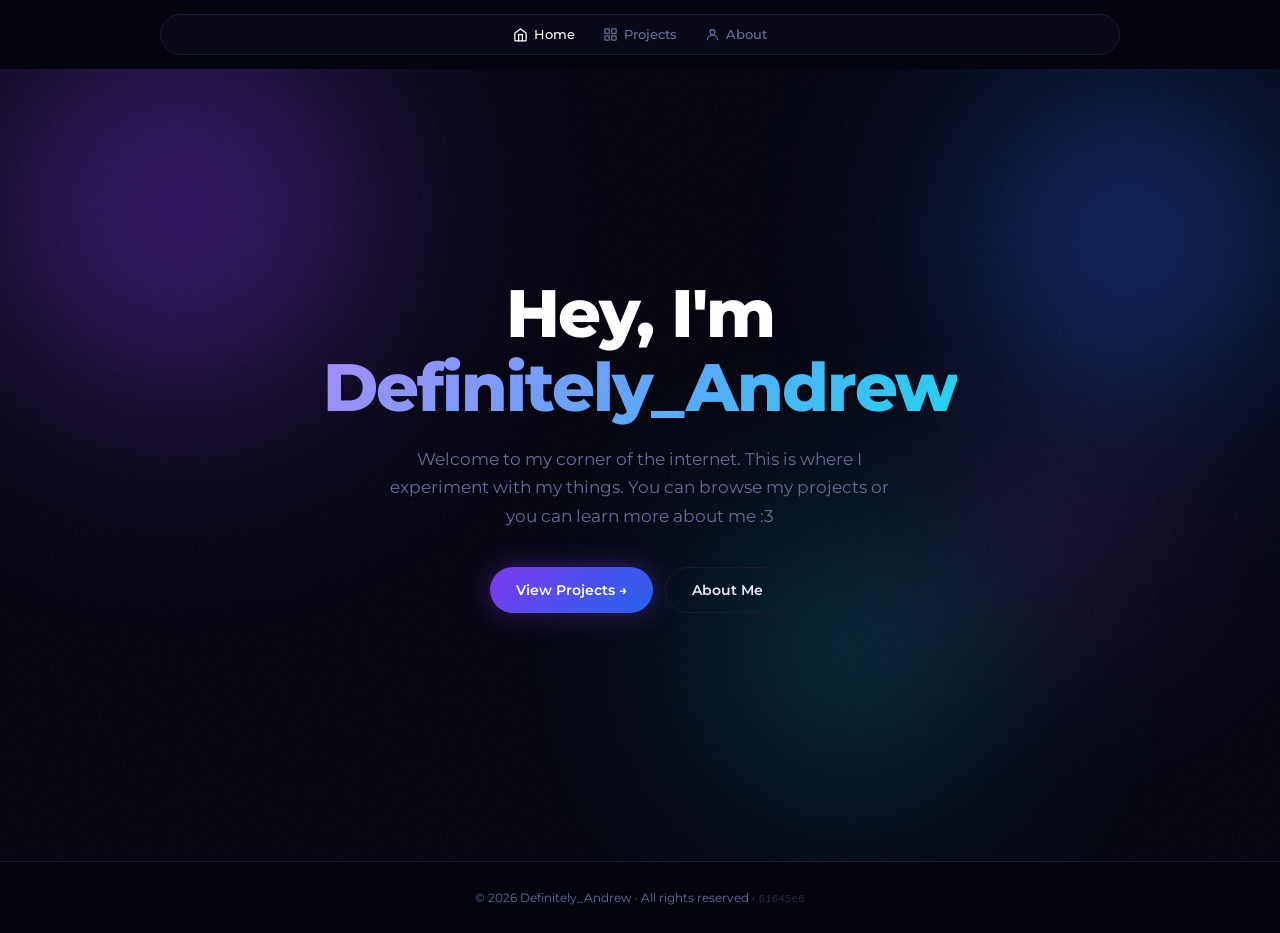
<file: index.html>
<!DOCTYPE html>
<html lang="en">
<head>
    <meta charset="UTF-8">
    <meta name="viewport" content="width=device-width, initial-scale=1.0">
    <title>Home | Definitely_Andrew</title>
    <link rel="preconnect" href="https://fonts.googleapis.com">
    <link rel="preconnect" href="https://fonts.gstatic.com" crossorigin>
    <link href="https://fonts.googleapis.com/css2?family=Montserrat:wght@300;400;500;600;700;800&display=swap" rel="stylesheet">
    <link rel="stylesheet" href="css/style.css">
</head>
<body>

    <!-- NAVBAR -->
    <div class="navbar-wrap">
        <nav>
            <ul class="nav-links">
                <li>
                    <a href="index.html" class="nav-active">
                        <svg class="nav-icon" viewBox="0 0 24 24" fill="none" stroke="currentColor" stroke-width="2" stroke-linecap="round" stroke-linejoin="round" aria-hidden="true">
                            <path d="M3 9.75L12 3l9 6.75V21a1 1 0 0 1-1 1H4a1 1 0 0 1-1-1V9.75z"/>
                            <path d="M9 22V12h6v10"/>
                        </svg>
                        Home
                    </a>
                </li>
                <li>
                    <a href="projects.html">
                        <svg class="nav-icon" viewBox="0 0 24 24" fill="none" stroke="currentColor" stroke-width="2" stroke-linecap="round" stroke-linejoin="round" aria-hidden="true">
                            <rect x="3" y="3" width="7" height="7" rx="1"/>
                            <rect x="14" y="3" width="7" height="7" rx="1"/>
                            <rect x="3" y="14" width="7" height="7" rx="1"/>
                            <rect x="14" y="14" width="7" height="7" rx="1"/>
                        </svg>
                        Projects
                    </a>
                </li>
                <li>
                    <a href="about.html">
                        <svg class="nav-icon" viewBox="0 0 24 24" fill="none" stroke="currentColor" stroke-width="2" stroke-linecap="round" stroke-linejoin="round" aria-hidden="true">
                            <circle cx="12" cy="8" r="4"/>
                            <path d="M4 20c0-4 3.6-7 8-7s8 3 8 7"/>
                        </svg>
                        About
                    </a>
                </li>
            </ul>
        </nav>
    </div>

    <!-- HERO -->
    <section class="hero">
        <div class="orb orb-1"></div>
        <div class="orb orb-2"></div>
        <div class="orb orb-3"></div>
        <div class="orb orb-4"></div>

        <div class="hero-content">
            <h1>
                Hey, I'm<br>
                <span class="gradient-text">Definitely_Andrew</span>
            </h1>
            <p>Welcome to my corner of the internet. This is where I experiment with my things. You can browse my projects or you can learn more about me :3</p>
            <div class="hero-buttons">
                <a href="projects.html" class="btn-primary">View Projects →</a>
                <a href="about.html" class="btn-secondary">About Me</a>
            </div>
        </div>
    </section>

    <!-- FOOTER -->
    <footer>
        <p>© 2026 Definitely_Andrew · All rights reserved</p>
    </footer>

    <script src="js/version.js"></script>
</body>
</html>
</file>
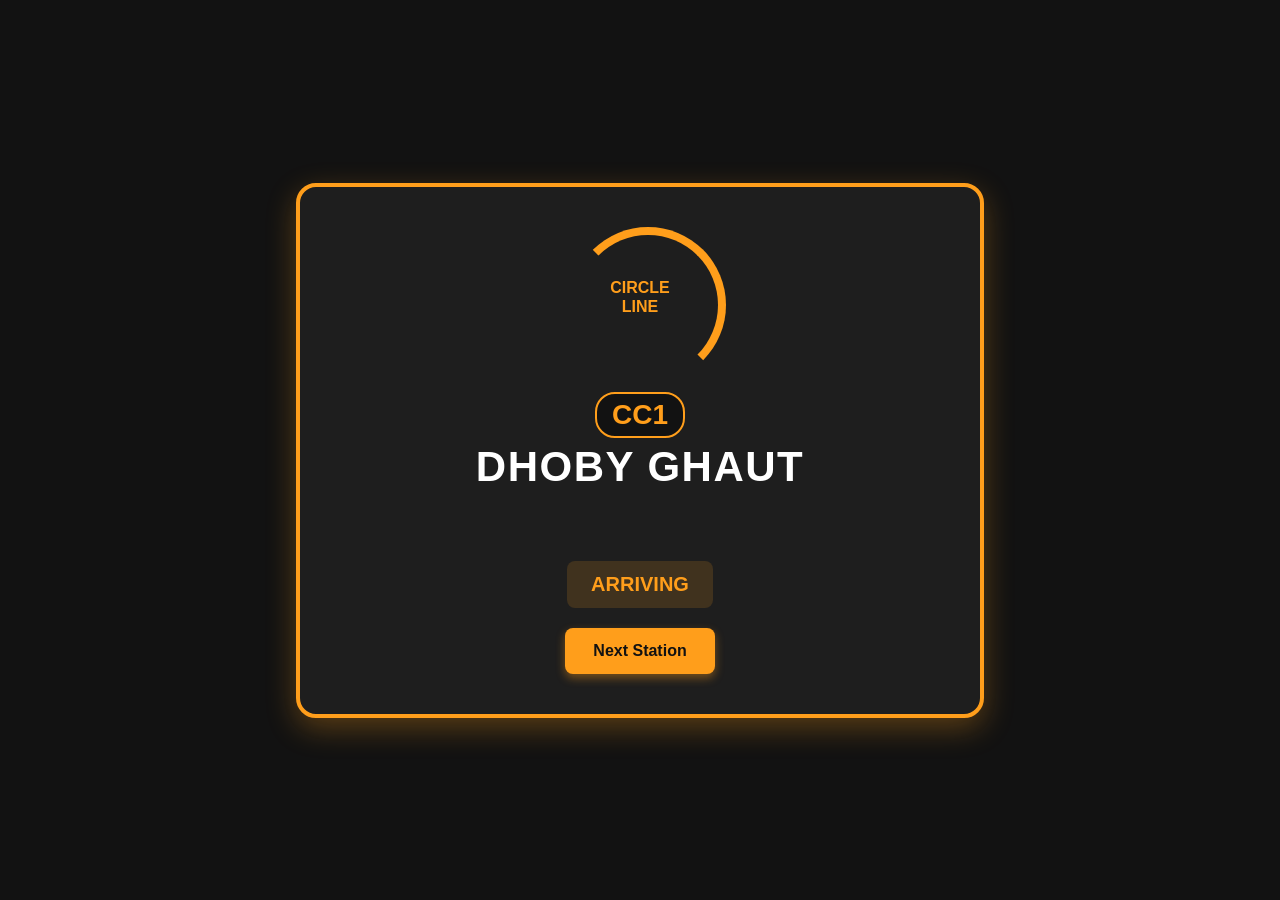
<file: drmd/index.html>
<!DOCTYPE html>
<html lang="en">
<head>
    <meta charset="UTF-8">
    <meta name="viewport" content="width=device-width, initial-scale=1.0">
    <title>SMRT Circle Line Station Display</title>
    <style>
        body {
            background-color: #121212;
            color: #ffffff;
            font-family: -apple-system, BlinkMacSystemFont, "Segoe UI", Roboto, Helvetica, Arial, sans-serif;
            display: flex;
            flex-direction: column;
            align-items: center;
            justify-content: center;
            height: 100vh;
            margin: 0;
            overflow: hidden;
        }
        .display-container {
            background: #1e1e1e;
            border: 4px solid #ff9e1b; /* CCL Orange */
            border-radius: 20px;
            padding: 40px;
            text-align: center;
            box-shadow: 0 10px 30px rgba(255, 158, 27, 0.3);
            width: 600px;
            max-width: 90%;
            position: relative;
        }
        .station-code {
            font-size: 28px;
            font-weight: bold;
            color: #ff9e1b;
            margin-bottom: 5px;
            background: #121212;
            display: inline-block;
            padding: 5px 15px;
            border-radius: 20px;
            border: 2px solid #ff9e1b;
        }
        .station-name {
            font-size: 42px;
            font-weight: 800;
            margin-bottom: 10px;
            text-transform: uppercase;
            letter-spacing: 1.5px;
        }
        .status-box {
            font-size: 20px;
            font-weight: 600;
            padding: 12px 24px;
            border-radius: 8px;
            background: rgba(255, 158, 27, 0.15);
            color: #ff9e1b;
            display: inline-block;
            margin-bottom: 20px;
        }
        
        /* The Actual Circle */
        .circle-container {
            position: relative;
            width: 140px;
            height: 140px;
            margin: 0 auto 25px auto;
        }
        .circle-ring {
            width: 100%;
            height: 100%;
            border: 8px solid transparent;
            border-top: 8px solid #ff9e1b;
            border-right: 8px solid #ff9e1b;
            border-radius: 50%;
            animation: spinRing 3s linear infinite;
        }
        .circle-ring::after {
            content: '';
            position: absolute;
            top: -8px; left: -8px; right: -8px; bottom: -8px;
            border: 8px solid rgba(255, 158, 27, 0.3);
            border-radius: 50%;
            z-index: -1;
        }
        .circle-inner {
            position: absolute;
            top: 50%;
            left: 50%;
            transform: translate(-50%, -50%);
            font-size: 16px;
            font-weight: bold;
            color: #ff9e1b;
            text-align: center;
            line-height: 1.2;
        }
        @keyframes spinRing {
            0% { transform: rotate(0deg); }
            100% { transform: rotate(360deg); }
        }

        /* Doors Indicator */
        .door-container {
            display: flex;
            justify-content: space-between;
            width: 100%;
            margin-top: 10px;
            margin-bottom: 30px;
            height: 30px; /* Fixed height so layout doesn't jump */
        }
        .door-indicator {
            font-size: 20px;
            font-weight: bold;
            color: #39ff14; /* Neon green often used in train displays */
            opacity: 0;
            text-shadow: 0 0 10px rgba(57, 255, 20, 0.6);
        }
        .door-left {
            text-align: left;
        }
        .door-right {
            text-align: right;
        }
        .blink-animation {
            animation: blinkFast 0.8s step-end infinite;
        }
        @keyframes blinkFast {
            0%, 100% { opacity: 1; }
            50% { opacity: 0; }
        }

        /* Button */
        .btn {
            background-color: #ff9e1b;
            color: #121212;
            border: none;
            padding: 14px 28px;
            font-size: 16px;
            font-weight: bold;
            border-radius: 8px;
            cursor: pointer;
            transition: background 0.2s, transform 0.1s;
            box-shadow: 0 4px 10px rgba(255, 158, 27, 0.4);
        }
        .btn:hover {
            background-color: #ffa834;
            transform: translateY(-2px);
        }
        .btn:active {
            transform: translateY(0);
        }
    </style>
</head>
<body>

    <div class="display-container">
        <div class="circle-container">
            <div class="circle-ring"></div>
            <div class="circle-inner" id="lineName">CIRCLE<br>LINE</div>
        </div>
        
        <div class="station-code" id="stationCode">CC1</div>
        <div class="station-name" id="stationName">Dhoby Ghaut</div>
        
        <div class="door-container">
            <div class="door-indicator door-left" id="doorLeft">&lt;&lt; DOORS OPENING</div>
            <div class="door-indicator door-right" id="doorRight">DOORS OPENING &gt;&gt;</div>
        </div>

        <div class="status-box" id="statusText">ARRIVING</div>
        <br>
        <button class="btn" onclick="nextStation()">Next Station</button>
    </div>

    <script>
        // Full Circle Line stations (Excluding CC18 Bukit Brown as it is currently non-operational)
        // doorSide is simulated based on a single direction of travel. You can edit 'left' or 'right' to match the exact physical platforms.
        const stations = [
            { code: "CC1", name: "Dhoby Ghaut", doorSide: "right" },
            { code: "CC2", name: "Bras Basah", doorSide: "left" },
            { code: "CC3", name: "Esplanade", doorSide: "right" },
            { code: "CC4", name: "Promenade", doorSide: "right" },
            { code: "CC5", name: "Nicoll Highway", doorSide: "left" },
            { code: "CC6", name: "Stadium", doorSide: "right" },
            { code: "CC7", name: "Mountbatten", doorSide: "left" },
            { code: "CC8", name: "Dakota", doorSide: "right" },
            { code: "CC9", name: "Paya Lebar", doorSide: "right" },
            { code: "CC10", name: "MacPherson", doorSide: "left" },
            { code: "CC11", name: "Tai Seng", doorSide: "right" },
            { code: "CC12", name: "Bartley", doorSide: "right" },
            { code: "CC13", name: "Serangoon", doorSide: "right" },
            { code: "CC14", name: "Lorong Chuan", doorSide: "left" },
            { code: "CC15", name: "Bishan", doorSide: "right" },
            { code: "CC16", name: "Marymount", doorSide: "right" },
            { code: "CC17", name: "Caldecott", doorSide: "left" },
            // CC18 Bukit Brown is skipped
            { code: "CC19", name: "Botanic Gardens", doorSide: "right" },
            { code: "CC20", name: "Farrer Road", doorSide: "left" },
            { code: "CC21", name: "Holland Village", doorSide: "right" },
            { code: "CC22", name: "Buona Vista", doorSide: "right" },
            { code: "CC23", name: "one-north", doorSide: "left" },
            { code: "CC24", name: "Kent Ridge", doorSide: "right" },
            { code: "CC25", name: "Haw Par Villa", doorSide: "left" },
            { code: "CC26", name: "Pasir Panjang", doorSide: "right" },
            { code: "CC27", name: "Labrador Park", doorSide: "right" },
            { code: "CC28", name: "Telok Blangah", doorSide: "left" },
            { code: "CC29", name: "HarbourFront", doorSide: "right" }
        ];

        let currentIndex = 0;

        function updateDisplay() {
            const station = stations[currentIndex];
            
            // Update Text
            document.getElementById("stationCode").textContent = station.code;
            document.getElementById("stationName").textContent = station.name;
            
            // Handle Door Blinking Logic
            const doorLeft = document.getElementById("doorLeft");
            const doorRight = document.getElementById("doorRight");
            
            // Reset animations by removing the class first
            doorLeft.classList.remove("blink-animation");
            doorRight.classList.remove("blink-animation");
            
            // Force DOM reflow to allow animation restart
            void doorLeft.offsetWidth; 
            void doorRight.offsetWidth;

            if (station.doorSide === "left") {
                doorLeft.classList.add("blink-animation");
                doorLeft.style.display = "block";
                doorRight.style.display = "none";
            } else {
                doorRight.classList.add("blink-animation");
                doorRight.style.display = "block";
                doorLeft.style.display = "none";
            }
        }

        function nextStation() {
            currentIndex = (currentIndex + 1) % stations.length;
            updateDisplay();
        }

        // Initial load
        updateDisplay();
    </script>

</body>
</html>
</file>
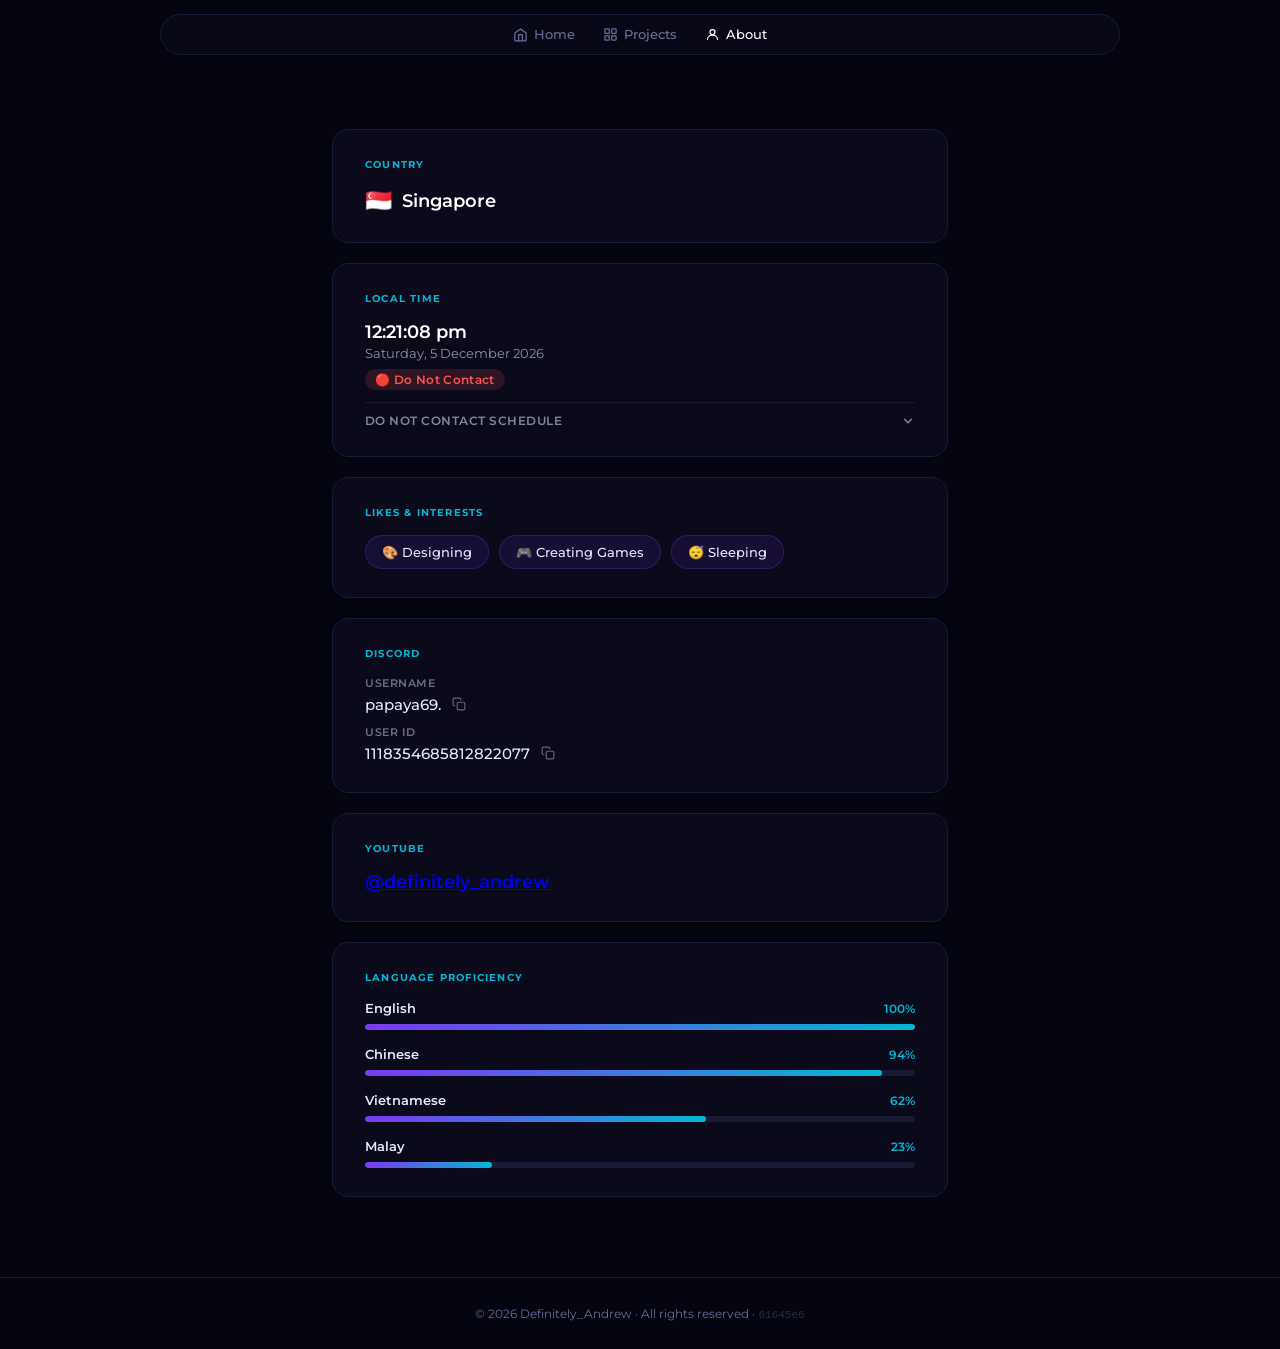
<file: about.html>
<!DOCTYPE html>
<html lang="en">
<head>
    <meta charset="UTF-8">
    <meta name="viewport" content="width=device-width, initial-scale=1.0">
    <title>About | Definitely_Andrew</title>
    <link rel="preconnect" href="https://fonts.googleapis.com">
    <link rel="preconnect" href="https://fonts.gstatic.com" crossorigin>
    <link href="https://fonts.googleapis.com/css2?family=Montserrat:wght@300;400;500;600;700;800&display=swap" rel="stylesheet">
    <link rel="stylesheet" href="css/style.css">
    <style>
        @media (max-width: 480px) {
            .about-card-value { font-size: 15px; }
            .lang-name, .lang-pct { font-size: 12px; }
        }
        .about-card-sub {
            font-size: 13px;
            opacity: 0.6;
            margin-top: 2px;
        }
        .contact-status {
            display: inline-block;
            margin-top: 8px;
            font-size: 12px;
            font-weight: 600;
            padding: 3px 10px;
            border-radius: 20px;
            letter-spacing: 0.03em;
        }
        .contact-status.ok {
            background: rgba(72, 199, 116, 0.15);
            color: #48c774;
        }
        .contact-status.dnd {
            background: rgba(255, 82, 82, 0.15);
            color: #ff5252;
        }

        /* ── DND Schedule collapsible ── */
        .dnd-schedule {
            margin-top: 12px;
            border-top: 1px solid rgba(255,255,255,0.07);
            padding-top: 10px;
        }
        .dnd-toggle {
            display: flex;
            align-items: center;
            justify-content: space-between;
            width: 100%;
            background: none;
            border: none;
            cursor: pointer;
            padding: 0;
            font-family: inherit;
            font-size: 12px;
            font-weight: 600;
            color: inherit;
            opacity: 0.55;
            letter-spacing: 0.04em;
            text-transform: uppercase;
            transition: opacity 0.2s;
        }
        .dnd-toggle:hover { opacity: 0.9; }
        .dnd-chevron {
            width: 14px;
            height: 14px;
            flex-shrink: 0;
            transition: transform 0.25s ease;
        }
        .dnd-toggle[aria-expanded="true"] .dnd-chevron {
            transform: rotate(180deg);
        }
        .dnd-list {
            overflow: hidden;
            max-height: 0;
            transition: max-height 0.35s ease, opacity 0.3s ease;
            opacity: 0;
        }
        .dnd-list.open {
            max-height: 1100px;
            opacity: 1;
        }
        .dnd-list ul {
            list-style: none;
            margin: 10px 0 0;
            padding: 0;
            display: flex;
            flex-direction: column;
            gap: 5px;
        }
        .dnd-list li {
            display: flex;
            align-items: flex-start;
            justify-content: space-between;
            font-size: 12px;
            padding: 6px 9px;
            border-radius: 8px;
            background: rgba(255,255,255,0.04);
            gap: 8px;
        }
        .dnd-list li.has-active {
            background: rgba(255, 82, 82, 0.08);
        }
        .dnd-day {
            font-weight: 600;
            opacity: 0.7;
            min-width: 72px;
            padding-top: 1px;
            flex-shrink: 0;
        }
        .dnd-times {
            display: flex;
            flex-wrap: wrap;
            gap: 4px;
            justify-content: flex-end;
        }
        .dnd-time {
            opacity: 0.85;
            background: rgba(255,255,255,0.06);
            border-radius: 5px;
            padding: 1px 6px;
            white-space: nowrap;
        }
        .dnd-time.active-time {
            background: rgba(255, 82, 82, 0.2);
            color: #ff5252;
            opacity: 1;
        }
        .dnd-badge {
            font-size: 10px;
            font-weight: 700;
            background: rgba(255,82,82,0.2);
            color: #ff5252;
            padding: 1px 6px;
            border-radius: 10px;
            margin-left: 6px;
            letter-spacing: 0.04em;
        }

        /* ── Google-cal style week view ── */
        .gcal-wrap {
            margin-top: 14px;
            border-radius: 10px;
            overflow: hidden;
            border: 1px solid rgba(255,255,255,0.08);
            font-size: 11px;
        }
        /* nav bar */
        .gcal-nav {
            display: flex;
            align-items: center;
            justify-content: space-between;
            padding: 7px 10px 6px;
            border-bottom: 1px solid rgba(255,255,255,0.06);
        }
        .gcal-nav-arrows {
            display: flex;
            gap: 4px;
        }
        .gcal-nav-btn {
            background: none;
            border: 1px solid rgba(255,255,255,0.12);
            border-radius: 7px;
            color: inherit;
            cursor: pointer;
            width: 26px; height: 26px;
            display: flex; align-items: center; justify-content: center;
            opacity: 0.55;
            transition: opacity 0.15s, background 0.15s;
            font-family: inherit;
            font-size: 11px;
            font-weight: 700;
        }
        .gcal-nav-btn:hover { opacity: 1; background: rgba(255,255,255,0.07); }
        .gcal-nav-btn svg { width: 12px; height: 12px; }
        .gcal-nav-label {
            font-size: 11px;
            font-weight: 700;
            opacity: 0.6;
            letter-spacing: 0.03em;
        }
        .gcal-today-btn {
            background: none;
            border: 1px solid rgba(255,255,255,0.12);
            border-radius: 7px;
            color: inherit;
            cursor: pointer;
            padding: 0 10px;
            height: 26px;
            font-family: inherit;
            font-size: 10px;
            font-weight: 700;
            letter-spacing: 0.05em;
            text-transform: uppercase;
            opacity: 0.55;
            transition: opacity 0.15s, background 0.15s;
        }
        .gcal-today-btn:hover { opacity: 1; background: rgba(255,255,255,0.07); }
        /* header row */
        .gcal-header {
            display: grid;
            grid-template-columns: 36px repeat(7, 1fr);
            border-bottom: 1px solid rgba(255,255,255,0.08);
        }
        .gcal-header-cell {
            padding: 6px 2px 5px;
            text-align: center;
            font-size: 10px;
            font-weight: 700;
            letter-spacing: 0.05em;
            text-transform: uppercase;
            opacity: 0.4;
        }
        .gcal-header-cell.today {
            opacity: 1;
            color: #fff;
        }
        .gcal-header-cell .gcal-day-num {
            display: block;
            font-size: 16px;
            font-weight: 800;
            line-height: 1.1;
            margin-top: 1px;
        }
        .gcal-header-cell.today .gcal-day-num {
            background: #5865f2;
            color: #fff;
            border-radius: 50%;
            width: 28px;
            height: 28px;
            line-height: 28px;
            margin: 2px auto 0;
        }
        /* body — fixed height, scrollable */
        .gcal-body {
            height: 420px;
            overflow-y: auto;
            overflow-x: hidden;
            scrollbar-width: thin;
            scrollbar-color: rgba(255,255,255,0.1) transparent;
            position: relative;
        }
        .gcal-body-inner {
            display: grid;
            grid-template-columns: 36px repeat(7, 1fr);
            position: relative;
            height: 1344px; /* 24h × 56px */
        }
        /* time gutter */
        .gcal-time-col {
            position: relative;
        }
        .gcal-hour-label {
            position: absolute;
            right: 4px;
            font-size: 9px;
            opacity: 0.35;
            line-height: 1;
            transform: translateY(-50%);
            white-space: nowrap;
        }
        /* day columns */
        .gcal-col {
            position: relative;
            border-left: 1px solid rgba(255,255,255,0.05);
        }
        /* hour lines */
        .gcal-hour-line {
            position: absolute;
            left: 0; right: 0;
            height: 1px;
            background: rgba(255,255,255,0.05);
        }
        /* DND event block */
        .gcal-event {
            position: absolute;
            left: 2px; right: 2px;
            background: rgba(255, 82, 82, 0.22);
            border-left: 2px solid #ff5252;
            border-radius: 4px;
            padding: 2px 4px;
            font-size: 9px;
            font-weight: 600;
            color: #ff8080;
            overflow: hidden;
            box-sizing: border-box;
            line-height: 1.3;
        }
        .gcal-event.active {
            background: rgba(255, 82, 82, 0.38);
            color: #ffaaaa;
        }
        /* now line */
        .gcal-now-line {
            position: absolute;
            left: 0; right: 0;
            height: 2px;
            background: #ff5252;
            z-index: 10;
            pointer-events: none;
        }
        .gcal-now-dot {
            position: absolute;
            left: -4px;
            top: -3px;
            width: 8px; height: 8px;
            background: #ff5252;
            border-radius: 50%;
        }
        @media (max-width: 520px) {
            .gcal-body { height: 340px; }
            .gcal-header-cell .gcal-day-num { font-size: 13px; }
        }
        .discord-row {
            display: flex;
            flex-direction: column;
            gap: 10px;
            margin-top: 4px;
        }
        .discord-field-label {
            font-size: 11px;
            font-weight: 600;
            opacity: 0.45;
            letter-spacing: 0.05em;
            text-transform: uppercase;
            display: block;
            margin-bottom: 3px;
        }
        .discord-field-value {
            display: flex;
            align-items: center;
            gap: 7px;
            font-size: 15px;
            font-weight: 500;
        }
        .copy-btn {
            background: none;
            border: none;
            cursor: pointer;
            padding: 4px;
            border-radius: 6px;
            color: inherit;
            opacity: 0.4;
            transition: opacity 0.2s, background 0.2s;
            display: flex;
            align-items: center;
            flex-shrink: 0;
        }
        .copy-btn svg {
            width: 14px;
            height: 14px;
        }
        .copy-btn:hover {
            opacity: 0.9;
            background: rgba(255,255,255,0.08);
        }
        .copy-btn.copied {
            opacity: 1;
            color: #48c774;
        }
    </style>
</head>
<body>

    <!-- NAVBAR -->
    <div class="navbar-wrap">
        <nav>
            <ul class="nav-links">
                <li>
                    <a href="index.html">
                        <svg class="nav-icon" viewBox="0 0 24 24" fill="none" stroke="currentColor" stroke-width="2" stroke-linecap="round" stroke-linejoin="round" aria-hidden="true">
                            <path d="M3 9.75L12 3l9 6.75V21a1 1 0 0 1-1 1H4a1 1 0 0 1-1-1V9.75z"/>
                            <path d="M9 22V12h6v10"/>
                        </svg>
                        Home
                    </a>
                </li>
                <li>
                    <a href="projects.html">
                        <svg class="nav-icon" viewBox="0 0 24 24" fill="none" stroke="currentColor" stroke-width="2" stroke-linecap="round" stroke-linejoin="round" aria-hidden="true">
                            <rect x="3" y="3" width="7" height="7" rx="1"/>
                            <rect x="14" y="3" width="7" height="7" rx="1"/>
                            <rect x="3" y="14" width="7" height="7" rx="1"/>
                            <rect x="14" y="14" width="7" height="7" rx="1"/>
                        </svg>
                        Projects
                    </a>
                </li>
                <li>
                    <a href="about.html" class="nav-active">
                        <svg class="nav-icon" viewBox="0 0 24 24" fill="none" stroke="currentColor" stroke-width="2" stroke-linecap="round" stroke-linejoin="round" aria-hidden="true">
                            <circle cx="12" cy="8" r="4"/>
                            <path d="M4 20c0-4 3.6-7 8-7s8 3 8 7"/>
                        </svg>
                        About
                    </a>
                </li>
            </ul>
        </nav>
    </div>

    <!-- ABOUT SECTION -->
    <section class="about-section">
        <div class="about-container">

            <!-- Country -->
            <div class="about-card">
                <div class="about-card-label">Country</div>
                <div class="about-card-value">
                    <span class="flag">🇸🇬</span> Singapore
                </div>
            </div>

            <!-- Local Time -->
            <div class="about-card">
                <div class="about-card-label">Local Time</div>
                <div class="about-card-value" id="sgClock">—</div>
                <div class="about-card-sub" id="sgDate">—</div>
                <div class="contact-status" id="contactStatus">—</div>

                <!-- DND Schedule Collapsible -->
                <div class="dnd-schedule">
                    <button class="dnd-toggle" id="dndToggle" aria-expanded="false" aria-controls="dndList">
                        <span>Do Not Contact Schedule</span>
                        <svg class="dnd-chevron" viewBox="0 0 24 24" fill="none" stroke="currentColor" stroke-width="2.5" stroke-linecap="round" stroke-linejoin="round" aria-hidden="true">
                            <polyline points="6 9 12 15 18 9"/>
                        </svg>
                    </button>
                    <div class="dnd-list" id="dndList" aria-hidden="true">
                        <ul id="dndUpcoming"></ul>
                        <div id="dndCalendar"></div>
                    </div>
                </div>
            </div>

            <!-- Likes & Interests -->
            <div class="about-card">
                <div class="about-card-label">Likes &amp; Interests</div>
                <div class="interests-list">
                    <span class="interest-tag">🎨 Designing</span>
                    <span class="interest-tag">🎮 Creating Games</span>
                    <span class="interest-tag">😴 Sleeping</span>
                </div>
            </div>

            <!-- Discord -->
            <div class="about-card">
                <div class="about-card-label">Discord</div>
                <div class="discord-row">
                    <div class="discord-field">
                        <span class="discord-field-label">Username</span>
                        <div class="discord-field-value">
                            <span id="discordUsername">papaya69.</span>
                            <button class="copy-btn" aria-label="Copy username" onclick="copyText('discordUsername', this)">
                                <svg viewBox="0 0 24 24" fill="none" stroke="currentColor" stroke-width="2" stroke-linecap="round" stroke-linejoin="round" aria-hidden="true">
                                    <rect x="9" y="9" width="13" height="13" rx="2"/>
                                    <path d="M5 15H4a2 2 0 0 1-2-2V4a2 2 0 0 1 2-2h9a2 2 0 0 1 2 2v1"/>
                                </svg>
                            </button>
                        </div>
                    </div>
                    <div class="discord-field">
                        <span class="discord-field-label">User ID</span>
                        <div class="discord-field-value">
                            <span id="discordId">1118354685812822077</span>
                            <button class="copy-btn" aria-label="Copy user ID" onclick="copyText('discordId', this)">
                                <svg viewBox="0 0 24 24" fill="none" stroke="currentColor" stroke-width="2" stroke-linecap="round" stroke-linejoin="round" aria-hidden="true">
                                    <rect x="9" y="9" width="13" height="13" rx="2"/>
                                    <path d="M5 15H4a2 2 0 0 1-2-2V4a2 2 0 0 1 2-2h9a2 2 0 0 1 2 2v1"/>
                                </svg>
                            </button>
                        </div>
                    </div>
                </div>
            </div>

            <!-- YouTube -->
            <div class="about-card">
                <div class="about-card-label">YouTube</div>
                <div class="about-card-value">
                    <a href="https://www.youtube.com/@definitely_andrew" target="_blank" rel="noopener noreferrer">@definitely_andrew</a>
                </div>
            </div>

            <!-- Language Proficiency -->
            <div class="about-card">
                <div class="about-card-label">Language Proficiency</div>
                <div class="lang-list">

                    <div class="lang-item">
                        <div class="lang-header">
                            <span class="lang-name">English</span>
                            <span class="lang-pct">100%</span>
                        </div>
                        <div class="lang-bar-bg">
                            <div class="lang-bar-fill" style="--pct: 100%"></div>
                        </div>
                    </div>

                    <div class="lang-item">
                        <div class="lang-header">
                            <span class="lang-name">Chinese</span>
                            <span class="lang-pct">94%</span>
                        </div>
                        <div class="lang-bar-bg">
                            <div class="lang-bar-fill" style="--pct: 94%"></div>
                        </div>
                    </div>

                    <div class="lang-item">
                        <div class="lang-header">
                            <span class="lang-name">Vietnamese</span>
                            <span class="lang-pct">62%</span>
                        </div>
                        <div class="lang-bar-bg">
                            <div class="lang-bar-fill" style="--pct: 62%"></div>
                        </div>
                    </div>

                    <div class="lang-item">
                        <div class="lang-header">
                            <span class="lang-name">Malay</span>
                            <span class="lang-pct">23%</span>
                        </div>
                        <div class="lang-bar-bg">
                            <div class="lang-bar-fill" style="--pct: 23%"></div>
                        </div>
                    </div>

                </div>
            </div>

        </div>
    </section>

    <!-- FOOTER -->
    <footer>
        <p>© 2026 Definitely_Andrew · All rights reserved</p>
    </footer>

    <script src="js/version.js"></script>
    <script>
        // ── COPY TO CLIPBOARD ──
        function copyText(elementId, btn) {
            const text = document.getElementById(elementId).textContent;
            navigator.clipboard.writeText(text).then(() => {
                btn.classList.add('copied');
                btn.innerHTML = `<svg viewBox="0 0 24 24" fill="none" stroke="currentColor" stroke-width="2.5" stroke-linecap="round" stroke-linejoin="round" aria-hidden="true"><polyline points="20 6 9 17 4 12"/></svg>`;
                setTimeout(() => {
                    btn.classList.remove('copied');
                    btn.innerHTML = `<svg viewBox="0 0 24 24" fill="none" stroke="currentColor" stroke-width="2" stroke-linecap="round" stroke-linejoin="round" aria-hidden="true"><rect x="9" y="9" width="13" height="13" rx="2"/><path d="M5 15H4a2 2 0 0 1-2-2V4a2 2 0 0 1 2-2h9a2 2 0 0 1 2 2v1"/></svg>`;
                }, 1800);
            });
        }

        // ── DND DATA ──
        // Weekly repeating schedule — each entry: [startH, startM, endH, endM]
        const DND = {
            0: [[0,0,17,0],[22,10,23,59]],             // Sunday
            1: [[0,0,15,30],[21,50,23,59]],            // Monday
            2: [[0,0,17,0],[21,50,23,59]],             // Tuesday
            3: [[0,0,17,0],[18,0,20,0],[21,50,23,59]], // Wednesday
            4: [[0,0,17,0],[21,50,23,59]],             // Thursday
            5: [[0,0,14,0],[17,50,22,0]],              // Friday
            6: [[0,0,16,0],[23,0,23,59]]               // Saturday
        };

        // Date-specific DND overrides (SGT) — keyed "YYYY-MM-DD"
        // These REPLACE the weekly schedule for that date entirely.
        // Use [0,0,23,59] for full-day DND.
        const DND_DATES = {
            // ── 7–13 Sept 2026 (PSLE week) ──
            // Mon 7: classes 2–4pm + makeup lesson 6:30–8:30pm
            // weekly already blocks 12am–3:30pm & 9:50pm–midnight
            // missing gaps: 3:30pm–6:30pm and 8:30pm–9:50pm → add those
            '2026-09-07': [[0,0,15,30],[18,30,21,50],[21,50,23,59]],

            // Tue 8: classes 2–4pm → weekly already covers 12am–5pm & 9:50pm+, no extra needed
            // but add full expected coverage
            '2026-09-08': [[0,0,17,0],[21,50,23,59]],

            // Wed 9: classes 2–4pm, math review 6–7pm, English 7–8pm
            // weekly covers 12am–5pm & 6pm–8pm & 9:50pm+, so identical — no change needed
            '2026-09-09': [[0,0,17,0],[18,0,20,0],[21,50,23,59]],

            // Thu 10: Science 10am–12pm, 1–3pm; Chinese 2–4pm
            // weekly covers 12am–5pm & 9:50pm+; add 10am–12pm before noon
            '2026-09-10': [[0,0,12,0],[13,0,17,0],[21,50,23,59]],

            // Fri 11: Remedial 8–10am; Science 10am–12pm, 1–3pm; Chinese 2–4pm; Pique Lab 7–9pm
            // weekly covers 12am–2pm & 5:50pm–10pm; add 8am–2pm + 5:50pm–10pm
            '2026-09-11': [[0,0,14,0],[17,50,22,0]],

            // Sat 12: Math class 2–4pm, FLS English 2:30–5:30pm
            // weekly covers 12am–4pm & 11pm+; add FLS English overhang 4pm–5:30pm
            '2026-09-12': [[0,0,17,30],[23,0,23,59]],

            // Sun 13: FLS English 2:30–5:30pm
            // weekly covers 12am–5pm & 10:10pm+; add 5pm–5:30pm overhang
            '2026-09-13': [[0,0,17,30],[22,10,23,59]],

            // ── 14–15 Sept: full day ──
            '2026-09-14': [[0,0,23,59]],
            '2026-09-15': [[0,0,23,59]],

            // ── 21 Sept – 2 Oct: full day ──
            '2026-09-21': [[0,0,23,59]],
            '2026-09-22': [[0,0,23,59]],
            '2026-09-23': [[0,0,23,59]],
            '2026-09-24': [[0,0,23,59]],
            '2026-09-25': [[0,0,23,59]],
            '2026-09-26': [[0,0,23,59]],
            '2026-09-27': [[0,0,23,59]],
            '2026-09-28': [[0,0,23,59]],
            '2026-09-29': [[0,0,23,59]],
            '2026-09-30': [[0,0,23,59]],
            '2026-10-01': [[0,0,23,59]],
            '2026-10-02': [[0,0,23,59]],
        };

        // Returns the date key "YYYY-MM-DD" for a JS Date in SG time
        function sgDateKey(d) {
            return d.toLocaleDateString('en-CA', { timeZone: 'Asia/Singapore' }); // gives YYYY-MM-DD
        }

        // Returns DND ranges for a given SG Date object
        function getDNDRanges(sgDate) {
            const key = sgDateKey(sgDate);
            if (DND_DATES[key]) return DND_DATES[key];
            return DND[sgDate.getDay()] || [];
        }

        const DAY_SHORT = ['Sun','Mon','Tue','Wed','Thu','Fri','Sat'];
        const DAY_FULL  = ['Sunday','Monday','Tuesday','Wednesday','Thursday','Friday','Saturday'];

        // Get SG Date object (wall-clock time in SGT)
        function sgNow() {
            return new Date(new Date().toLocaleString('en-US', { timeZone: 'Asia/Singapore' }));
        }

        function toMins(h, m) { return h * 60 + m; }

        function isInDND(dayIndex, mins, sgDate) {
            const ranges = sgDate ? getDNDRanges(sgDate) : (DND[dayIndex] || []);
            return ranges.some(([sh,sm,eh,em]) => mins >= toMins(sh,sm) && mins <= toMins(eh,em));
        }

        function fmtTime(h, m) {
            const period = h < 12 ? 'am' : 'pm';
            const hh = h % 12 === 0 ? 12 : h % 12;
            const mm = m.toString().padStart(2,'0');
            return mm === '00' ? `${hh}${period}` : `${hh}:${mm}${period}`;
        }

        // ── CLOCK + STATUS ──
        function updateSGClock() {
            const now = new Date();
            const sg  = sgNow();

            document.getElementById('sgClock').textContent = now.toLocaleTimeString('en-SG', {
                timeZone: 'Asia/Singapore', hour: 'numeric', minute: '2-digit', second: '2-digit', hour12: true
            });
            document.getElementById('sgDate').textContent = now.toLocaleDateString('en-SG', {
                timeZone: 'Asia/Singapore', weekday: 'long', year: 'numeric', month: 'long', day: 'numeric'
            });

            const dayIdx = sg.getDay();
            const mins   = sg.getHours() * 60 + sg.getMinutes();
            const isDND  = isInDND(dayIdx, mins, sg);

            const statusEl = document.getElementById('contactStatus');
            statusEl.textContent = isDND ? '🔴 Do Not Contact' : '🟢 Open to Contact';
            statusEl.className   = 'contact-status ' + (isDND ? 'dnd' : 'ok');
        }

        // ── BUILD UPCOMING LIST ──
        function buildUpcoming() {
            const sg      = sgNow();
            const nowMins = sg.getHours() * 60 + sg.getMinutes();

            // Collect ranges grouped by day offset
            const dayMap = new Map(); // offset → { colDate, dayIdx, ranges[] }
            for (let offset = 0; offset < 14; offset++) {
                const colDate = new Date(sg);
                colDate.setDate(sg.getDate() + offset);
                const dayIdx = colDate.getDay();
                const ranges = [];

                for (const [sh, sm, eh, em] of getDNDRanges(colDate)) {
                    if (offset === 0 && toMins(eh, em) < nowMins) continue;
                    ranges.push({ sh, sm, eh, em });
                }

                if (ranges.length > 0) {
                    dayMap.set(offset, { colDate: new Date(colDate), dayIdx, ranges });
                }
            }

            const ul = document.getElementById('dndUpcoming');
            ul.innerHTML = '';

            dayMap.forEach(({ colDate, dayIdx, ranges }, offset) => {
                const currentMins = sg.getHours() * 60 + sg.getMinutes();
                const dayActive   = offset === 0 && isInDND(dayIdx, currentMins, colDate);

                const li = document.createElement('li');
                if (dayActive) li.classList.add('has-active');

                const dayLabel = offset === 0 ? 'Today' : offset === 1 ? 'Tomorrow' : DAY_FULL[dayIdx];

                // Build time chips
                const chipsHtml = ranges.map(({ sh, sm, eh, em }) => {
                    const isNow = offset === 0
                        && currentMins >= toMins(sh, sm) && currentMins <= toMins(eh, em);
                    const cls = isNow ? 'dnd-time active-time' : 'dnd-time';
                    const label = (sh === 0 && sm === 0 && eh === 23 && em === 59)
                        ? 'All day'
                        : `${fmtTime(sh,sm)}–${fmtTime(eh,em)}`;
                    return `<span class="${cls}">${label}${isNow ? ' <b>·</b> NOW' : ''}</span>`;
                }).join('');

                li.innerHTML = `
                    <span class="dnd-day">${dayLabel}</span>
                    <span class="dnd-times">${chipsHtml}</span>
                `;
                ul.appendChild(li);
            });
        }

        // ── BUILD CALENDAR (Google-cal week view) ──
        let calWeekOffset = 0; // 0 = this week, 1 = next week, etc.

        function buildCalendar(weekOffset) {
            if (weekOffset !== undefined) calWeekOffset = weekOffset;
            const PX_PER_MIN = 56 / 60; // 56px per hour → 1344px total

            const sg      = sgNow();
            const todayAbs = new Date(sg); // today's date in SG time

            // Start date of the displayed week (today + calWeekOffset*7)
            const weekStart = new Date(todayAbs);
            weekStart.setDate(todayAbs.getDate() + calWeekOffset * 7);

            const nowMins = sg.getHours() * 60 + sg.getMinutes();

            const wrap = document.getElementById('dndCalendar');
            wrap.innerHTML = '';
            wrap.className = 'gcal-wrap';

            // ── nav bar ──
            const nav = document.createElement('div');
            nav.className = 'gcal-nav';

            // label: "Aug 31 – Sep 6" style
            const endDate = new Date(weekStart);
            endDate.setDate(weekStart.getDate() + 6);
            const labelOpts = { month: 'short', day: 'numeric', timeZone: 'Asia/Singapore' };
            const startLabel = weekStart.toLocaleDateString('en-SG', labelOpts);
            const endLabel   = endDate.toLocaleDateString('en-SG', labelOpts);

            nav.innerHTML = `
                <div class="gcal-nav-arrows">
                    <button class="gcal-nav-btn" id="calPrev" aria-label="Previous week">
                        <svg viewBox="0 0 24 24" fill="none" stroke="currentColor" stroke-width="2.5" stroke-linecap="round" stroke-linejoin="round"><polyline points="15 18 9 12 15 6"/></svg>
                    </button>
                    <button class="gcal-nav-btn" id="calNext" aria-label="Next week">
                        <svg viewBox="0 0 24 24" fill="none" stroke="currentColor" stroke-width="2.5" stroke-linecap="round" stroke-linejoin="round"><polyline points="9 18 15 12 9 6"/></svg>
                    </button>
                </div>
                <span class="gcal-nav-label">${startLabel} – ${endLabel}</span>
                <button class="gcal-today-btn" id="calToday">Today</button>
            `;
            wrap.appendChild(nav);

            // wire nav buttons
            nav.querySelector('#calPrev').addEventListener('click', () => buildCalendar(calWeekOffset - 1));
            nav.querySelector('#calNext').addEventListener('click', () => buildCalendar(calWeekOffset + 1));
            nav.querySelector('#calToday').addEventListener('click', () => buildCalendar(0));

            // ── day header ──
            const header = document.createElement('div');
            header.className = 'gcal-header';

            const corner = document.createElement('div');
            corner.className = 'gcal-header-cell';
            header.appendChild(corner);

            for (let d = 0; d < 7; d++) {
                const colDate = new Date(weekStart);
                colDate.setDate(weekStart.getDate() + d);
                const dayIdx = colDate.getDay();

                // isToday: same calendar date as SG today
                const isToday = calWeekOffset === 0
                    ? colDate.toDateString() === todayAbs.toDateString()
                    : false;

                const cell = document.createElement('div');
                cell.className = 'gcal-header-cell' + (isToday ? ' today' : '');
                cell.innerHTML = `${DAY_SHORT[dayIdx]}<span class="gcal-day-num">${colDate.getDate()}</span>`;
                header.appendChild(cell);
            }
            wrap.appendChild(header);

            // ── scrollable body ──
            const body = document.createElement('div');
            body.className = 'gcal-body';

            const inner = document.createElement('div');
            inner.className = 'gcal-body-inner';

            // time gutter
            const timeCol = document.createElement('div');
            timeCol.className = 'gcal-time-col';
            for (let h = 0; h < 24; h++) {
                const lbl = document.createElement('div');
                lbl.className = 'gcal-hour-label';
                lbl.style.top = (h * 56) + 'px';
                lbl.textContent = h === 0 ? '' : fmtTime(h, 0);
                timeCol.appendChild(lbl);
            }
            inner.appendChild(timeCol);

            // day columns
            for (let d = 0; d < 7; d++) {
                const colDate = new Date(weekStart);
                colDate.setDate(weekStart.getDate() + d);
                const dayIdx = colDate.getDay();

                const isToday = calWeekOffset === 0
                    ? colDate.toDateString() === todayAbs.toDateString()
                    : false;

                const col = document.createElement('div');
                col.className = 'gcal-col';
                col.style.height = (24 * 56) + 'px';

                // hour lines
                for (let h = 0; h < 24; h++) {
                    const line = document.createElement('div');
                    line.className = 'gcal-hour-line';
                    line.style.top = (h * 56) + 'px';
                    col.appendChild(line);
                }

                // DND event blocks — use date-specific or weekly schedule
                for (const [sh, sm, eh, em] of getDNDRanges(colDate)) {
                    const startPx = toMins(sh, sm) * PX_PER_MIN;
                    const endPx   = toMins(eh, em) * PX_PER_MIN;
                    const height  = Math.max(endPx - startPx, 10);

                    const isActive = isToday && isInDND(dayIdx, nowMins, colDate)
                        && nowMins >= toMins(sh, sm) && nowMins <= toMins(eh, em);

                    const ev = document.createElement('div');
                    ev.className = 'gcal-event' + (isActive ? ' active' : '');
                    ev.style.top    = startPx + 'px';
                    ev.style.height = height + 'px';
                    ev.textContent  = height > 18 ? `${fmtTime(sh,sm)}–${fmtTime(eh,em)}` : '';
                    ev.title        = `Do Not Contact · ${fmtTime(sh,sm)}–${fmtTime(eh,em)}`;
                    col.appendChild(ev);
                }

                // now line — today's column only, current week only
                if (isToday) {
                    const nowLine = document.createElement('div');
                    nowLine.className = 'gcal-now-line';
                    nowLine.style.top = (nowMins * PX_PER_MIN) + 'px';
                    const dot = document.createElement('div');
                    dot.className = 'gcal-now-dot';
                    nowLine.appendChild(dot);
                    col.appendChild(nowLine);
                }

                inner.appendChild(col);
            }

            body.appendChild(inner);
            wrap.appendChild(body);

            // scroll to current time (centred) when on current week, else scroll to top
            if (calWeekOffset === 0) {
                body.scrollTop = Math.max(0, nowMins * PX_PER_MIN - body.clientHeight / 2);
            } else {
                body.scrollTop = 0;
            }
        }

        // ── TOGGLE ──
        document.getElementById('dndToggle').addEventListener('click', function () {
            const list    = document.getElementById('dndList');
            const isOpen  = list.classList.toggle('open');
            this.setAttribute('aria-expanded', isOpen);
            list.setAttribute('aria-hidden', !isOpen);
            if (isOpen) {
                buildUpcoming();
                buildCalendar(0);
            }
        });

        // ── INIT ──
        updateSGClock();
        setInterval(updateSGClock, 1000);

        window.addEventListener('load', () => {
            const cards = document.querySelectorAll('.about-card');
            requestAnimationFrame(() => {
                requestAnimationFrame(() => {
                    cards.forEach((card, i) => {
                        setTimeout(() => {
                            card.classList.add('visible');
                            card.querySelectorAll('.lang-bar-fill').forEach(bar => {
                                bar.style.width = bar.style.getPropertyValue('--pct') || '0%';
                            });
                        }, i * 200);
                    });
                });
            });
        });
    </script>
</body>
</html>
</file>
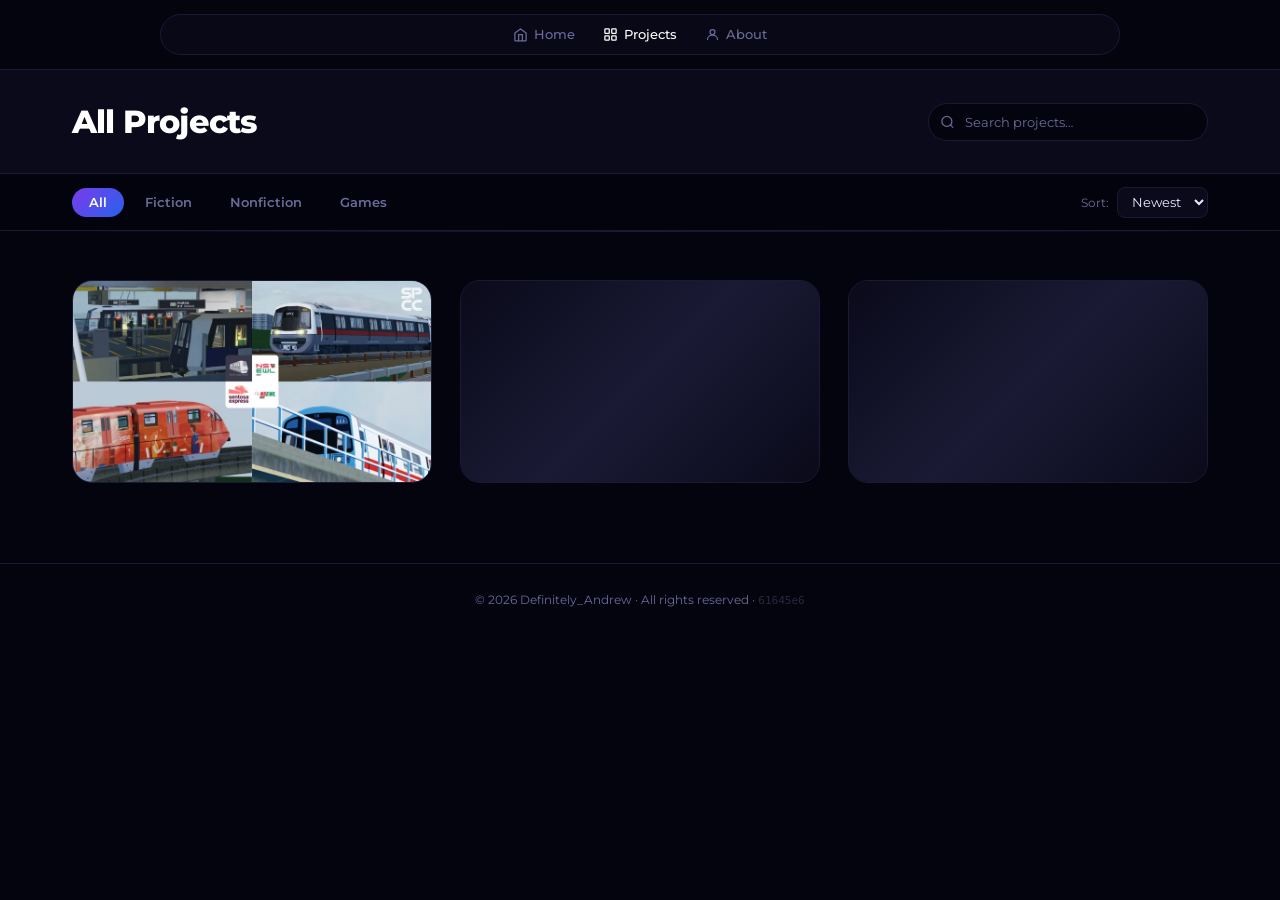
<file: projects.html>
<!DOCTYPE html>
<html lang="en">
<head>
    <meta charset="UTF-8">
    <meta name="viewport" content="width=device-width, initial-scale=1.0">
    <title>Projects | Definitely_Andrew</title>
    <link rel="preconnect" href="https://fonts.googleapis.com">
    <link rel="preconnect" href="https://fonts.gstatic.com" crossorigin>
    <link href="https://fonts.googleapis.com/css2?family=Montserrat:wght@300;400;500;600;700;800&display=swap" rel="stylesheet">
    <link rel="stylesheet" href="css/style.css">
    <style>
        /* card content always visible on touch devices */
        @media (hover: none) {
            .card-content {
                opacity: 1;
                transform: translateY(0);
            }
        }
        @media (max-width: 480px) {
            .page-header-inner { padding: 0 16px; }
            .filter-bar-inner { padding: 8px 12px; }
            .works-container { padding: 0 12px; }
        }
    </style>
</head>
<body>

    <!-- NAVBAR -->
    <div class="navbar-wrap">
        <nav>
            <ul class="nav-links">
                <li>
                    <a href="index.html">
                        <svg class="nav-icon" viewBox="0 0 24 24" fill="none" stroke="currentColor" stroke-width="2" stroke-linecap="round" stroke-linejoin="round" aria-hidden="true">
                            <path d="M3 9.75L12 3l9 6.75V21a1 1 0 0 1-1 1H4a1 1 0 0 1-1-1V9.75z"/>
                            <path d="M9 22V12h6v10"/>
                        </svg>
                        Home
                    </a>
                </li>
                <li>
                    <a href="projects.html" class="nav-active">
                        <svg class="nav-icon" viewBox="0 0 24 24" fill="none" stroke="currentColor" stroke-width="2" stroke-linecap="round" stroke-linejoin="round" aria-hidden="true">
                            <rect x="3" y="3" width="7" height="7" rx="1"/>
                            <rect x="14" y="3" width="7" height="7" rx="1"/>
                            <rect x="3" y="14" width="7" height="7" rx="1"/>
                            <rect x="14" y="14" width="7" height="7" rx="1"/>
                        </svg>
                        Projects
                    </a>
                </li>
                <li>
                    <a href="about.html">
                        <svg class="nav-icon" viewBox="0 0 24 24" fill="none" stroke="currentColor" stroke-width="2" stroke-linecap="round" stroke-linejoin="round" aria-hidden="true">
                            <circle cx="12" cy="8" r="4"/>
                            <path d="M4 20c0-4 3.6-7 8-7s8 3 8 7"/>
                        </svg>
                        About
                    </a>
                </li>
            </ul>
        </nav>
    </div>

    <!-- PAGE HEADER + SEARCH -->
    <section class="page-header" id="works">
        <div class="page-header-inner">
            <div class="page-title-row">
                <h2 class="page-title" id="filter-title">All Projects</h2>
                <div class="search-wrapper">
                    <svg class="search-icon" viewBox="0 0 24 24" fill="none" stroke="currentColor" stroke-width="2">
                        <circle cx="11" cy="11" r="8"/><path d="m21 21-4.35-4.35"/>
                    </svg>
                    <input type="text" id="search-input" class="search-input" placeholder="Search projects…">
                </div>
            </div>
        </div>
    </section>

    <!-- STICKY FILTER + SORT BAR -->
    <div class="filter-bar-wrap" id="filter-bar">
        <div class="filter-bar-inner">
            <div class="filter-tabs">
                <button class="filter-btn active" data-filter="*">All</button>
                <button class="filter-btn" data-filter="fiction">Fiction</button>
                <button class="filter-btn" data-filter="nonfiction">Nonfiction</button>
                <button class="filter-btn" data-filter="games">Games</button>
            </div>
            <div class="sort-wrapper">
                <label for="sort-options">Sort:</label>
                <select id="sort-options">
                    <option value="newest">Newest</option>
                    <option value="oldest">Oldest</option>
                    <option value="alphabetical">A–Z</option>
                </select>
            </div>
        </div>
    </div>

    <div class="divider"></div>

    <!-- CARD GRID -->
    <section class="works-section">
        <div class="works-container">
            <div class="works-grid" id="works-grid">

                <div class="card games nonfiction" data-date="2025-11-30" data-title="[SPCC] Singapore Punggol Coast Corporation">
                    <img src="assets/spcc_thehubcover.png" alt="SPCC – Singapore Punggol Coast Corporation cover">
                    <div class="card-content">
                        <h3>[SPCC] Singapore Punggol Coast Corporation</h3>
                        <a href="spcc.html" class="card-btn">→</a>
                    </div>
                </div>

                <div class="card nonfiction" data-date="2025-01-01" data-title="Project 2">
                    <div class="card-placeholder"></div>
                    <div class="card-content">
                        <h3>Project 2</h3>
                        <a href="404.html" class="card-btn">→</a>
                    </div>
                </div>

                <div class="card games" data-date="2024-01-01" data-title="Project 3">
                    <div class="card-placeholder"></div>
                    <div class="card-content">
                        <h3>Project 3</h3>
                        <a href="404.html" class="card-btn">→</a>
                    </div>
                </div>

            </div>

            <div class="empty-state" id="empty-state" style="display:none;">
                <p>No projects match your search.</p>
            </div>
        </div>
    </section>

    <!-- FOOTER -->
    <footer>
        <p>© 2026 Definitely_Andrew · All rights reserved</p>
    </footer>

    <script src="js/version.js"></script>
    <script src="js/main.js"></script>
    <script>
        function initCardAnimations() {
            const cards = Array.from(document.querySelectorAll('.card:not(.hidden)'));
            cards.forEach(c => c.classList.remove('visible'));

            requestAnimationFrame(() => {
                requestAnimationFrame(() => {
                    cards.forEach((card, i) => {
                        setTimeout(() => {
                            card.classList.add('visible');
                        }, i * 120);
                    });
                });
            });
        }

        window.addEventListener('load', initCardAnimations);

        // Re-run after filter/sort changes
        document.addEventListener('click', (e) => {
            if (e.target.matches('.filter-btn')) {
                setTimeout(initCardAnimations, 30);
            }
        });
        document.getElementById('sort-options')?.addEventListener('change', () => {
            setTimeout(initCardAnimations, 30);
        });
    </script>
</body>
</html>
</file>
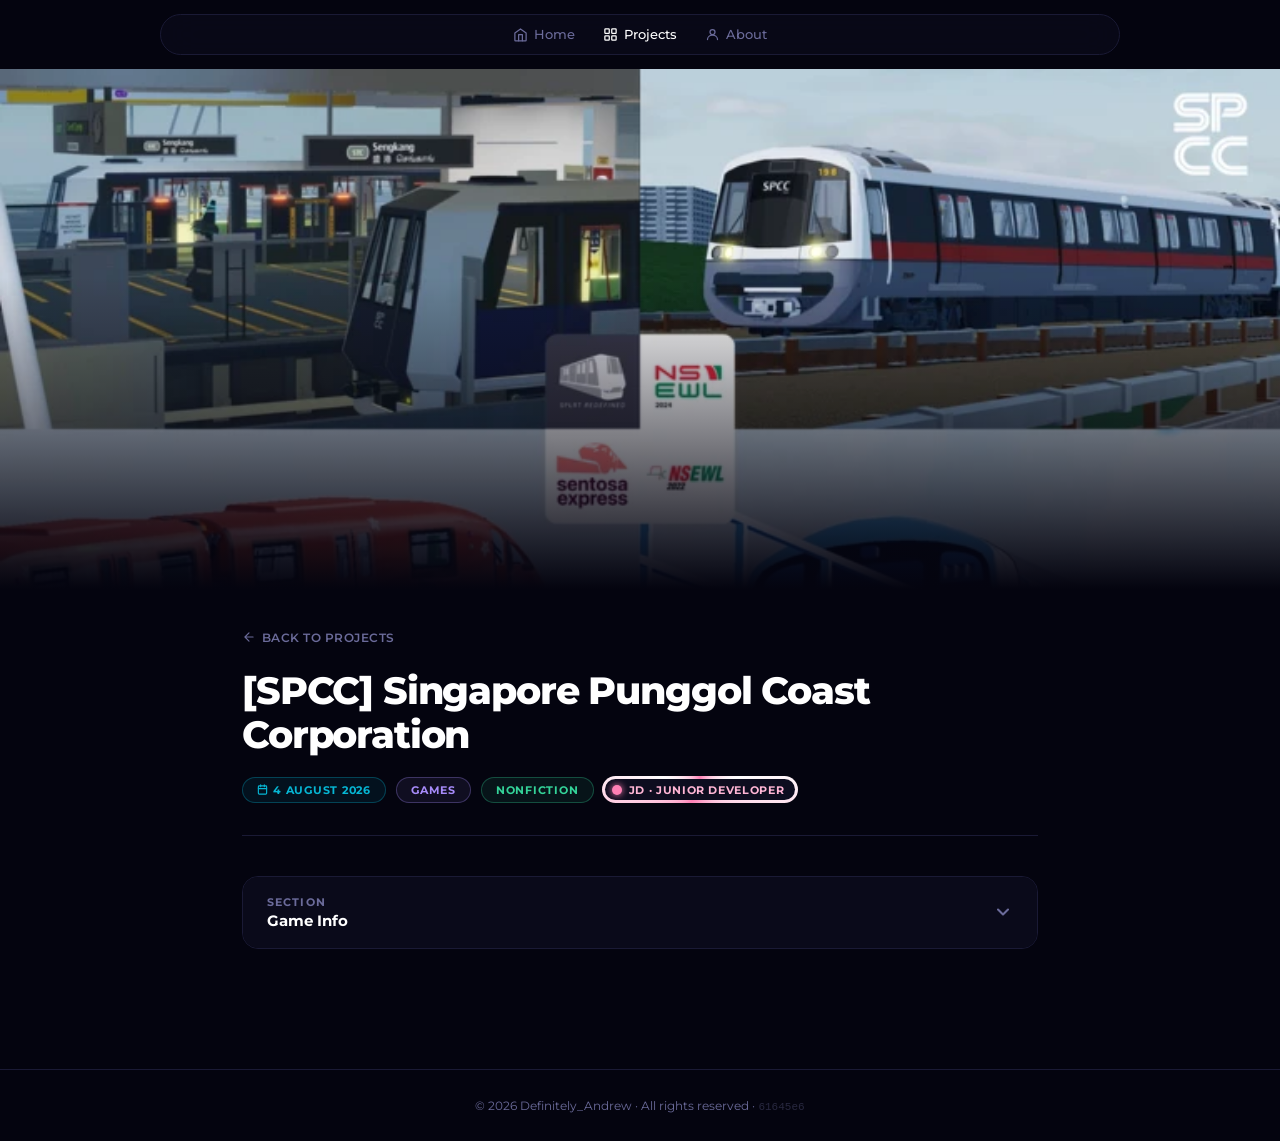
<file: spcc.html>
<!DOCTYPE html>
<html lang="en">
<head>
    <meta charset="UTF-8">
    <meta name="viewport" content="width=device-width, initial-scale=1.0">
    <title>SPCC | Definitely_Andrew</title>
    <link rel="preconnect" href="https://fonts.googleapis.com">
    <link rel="preconnect" href="https://fonts.gstatic.com" crossorigin>
    <link href="https://fonts.googleapis.com/css2?family=Montserrat:wght@300;400;500;600;700;800&display=swap" rel="stylesheet">
    <link rel="stylesheet" href="css/style.css">
    <style>
        /* ── PROJECT PAGE ── */
        .project-hero {
            position: relative;
            width: 100%;
            max-height: 520px;
            overflow: hidden;
            background: var(--surface);
        }
        .project-hero img {
            width: 100%;
            height: 100%;
            object-fit: cover;
            display: block;
        }
        .project-hero::after {
            content: '';
            position: absolute;
            inset: 0;
            background: linear-gradient(to bottom, transparent 40%, var(--bg) 100%);
            pointer-events: none;
        }

        .project-body {
            max-width: 860px;
            margin: 0 auto;
            padding: 0 32px 80px;
        }

        .project-header {
            padding: 40px 0 32px;
            border-bottom: 1px solid var(--border);
            margin-bottom: 40px;
        }

        .project-back {
            display: inline-flex;
            align-items: center;
            gap: 6px;
            font-size: 12px;
            font-weight: 600;
            color: var(--muted);
            text-decoration: none;
            letter-spacing: .04em;
            text-transform: uppercase;
            margin-bottom: 24px;
            transition: color .2s;
        }
        .project-back:hover { color: var(--text); }
        .project-back svg { width: 14px; height: 14px; stroke: currentColor; }

        .project-title {
            font-size: clamp(1.6rem, 4vw, 2.4rem);
            font-weight: 800;
            letter-spacing: -.03em;
            color: #fff;
            line-height: 1.15;
            margin-bottom: 20px;
        }

        .project-meta {
            display: flex;
            flex-wrap: wrap;
            gap: 10px;
            align-items: center;
        }

        .meta-pill {
            display: inline-flex;
            align-items: center;
            gap: 5px;
            padding: 5px 14px;
            border-radius: 9999px;
            font-size: 11px;
            font-weight: 700;
            letter-spacing: .07em;
            text-transform: uppercase;
            border: 1px solid var(--border);
            color: var(--muted);
            background: var(--surface);
        }
        .meta-pill.tag-games      { color: #a78bfa; border-color: rgba(167,139,250,.3); background: rgba(167,139,250,.08); }
        .meta-pill.tag-nonfiction { color: #34d399; border-color: rgba(52,211,153,.3);  background: rgba(52,211,153,.08); }
        .meta-pill.date           { color: var(--accent3); border-color: rgba(6,182,212,.3); background: rgba(6,182,212,.08); }

        /* ── DISCORD-STYLE ROLE PILL ── */
        .role-pill {
            display: inline-flex;
            align-items: center;
            gap: 7px;
            padding: 5px 12px 5px 8px;
            border-radius: 9999px;
            font-size: 11px;
            font-weight: 700;
            letter-spacing: .06em;
            text-transform: uppercase;
            color: #ffb6d5;
            background: rgba(255, 182, 213, 0.08);
            position: relative;
            cursor: default;
            border: none;
            isolation: isolate;
        }
        .role-pill::before {
            content: '';
            position: absolute;
            inset: -1.5px;
            border-radius: 9999px;
            background: conic-gradient(
                from var(--angle, 0deg),
                #ff80b5, #ffffff, #ffb6d5, #ff80b5, #ffffff, #ff80b5
            );
            z-index: -1;
            animation: border-spin 6s linear infinite;
        }
        .role-pill::after {
            content: '';
            position: absolute;
            inset: 1.5px;
            border-radius: 9999px;
            background: #0d0d1f;
            z-index: -1;
        }
        @property --angle {
            syntax: '<angle>';
            initial-value: 0deg;
            inherits: false;
        }
        @keyframes border-spin { to { --angle: 360deg; } }
        .role-dot {
            width: 10px; height: 10px;
            border-radius: 50%;
            background: #ff80b5;
            box-shadow: 0 0 6px 1px rgba(255,128,181,.7);
            flex-shrink: 0;
            animation: role-pulse 2.4s ease-in-out infinite;
        }
        @keyframes role-pulse {
            0%,100% { box-shadow: 0 0 5px 1px rgba(255,128,181,.7); opacity:1; }
            50%      { box-shadow: 0 0 12px 3px rgba(255,128,181,.95); opacity:.85; }
        }

        /* ── CAROUSEL ── */
        .carousel-wrap {
            position: relative;
            margin-bottom: 48px;
            border-radius: 16px;
            overflow: hidden;
            background: var(--surface);
            border: 1px solid var(--border);
        }
        .carousel-track-outer {
            overflow: hidden;
            border-radius: 16px 16px 0 0;
        }
        .carousel-track {
            display: flex;
            transition: transform .45s cubic-bezier(.4,0,.2,1);
        }
        .carousel-slide {
            flex: 0 0 100%;
            position: relative;
            aspect-ratio: 16/9;
            background: #000;
        }
        .carousel-slide img {
            width: 100%; height: 100%;
            object-fit: cover;
            display: block;
        }
        .carousel-slide iframe {
            width: 100%; height: 100%;
            border: none;
            display: block;
        }
        /* slide label */
        .slide-label {
            position: absolute;
            top: 12px; left: 14px;
            background: rgba(4,4,15,.7);
            backdrop-filter: blur(8px);
            border: 1px solid rgba(255,255,255,.08);
            border-radius: 9999px;
            font-size: 10px;
            font-weight: 700;
            letter-spacing: .08em;
            text-transform: uppercase;
            color: var(--muted);
            padding: 3px 10px;
        }
        /* arrows */
        .carousel-btn {
            position: absolute;
            top: 50%;
            transform: translateY(-50%);
            width: 38px; height: 38px;
            border-radius: 50%;
            background: rgba(10,10,26,.85);
            backdrop-filter: blur(8px);
            border: 1px solid var(--border);
            color: #fff;
            display: flex; align-items: center; justify-content: center;
            cursor: pointer;
            transition: background .2s, border-color .2s, transform .2s;
            z-index: 10;
        }
        .carousel-btn:hover { background: rgba(30,30,60,.95); border-color: var(--border-hover); transform: translateY(-50%) scale(1.08); }
        .carousel-btn.prev { left: 12px; }
        .carousel-btn.next { right: 12px; }
        .carousel-btn svg  { width: 16px; height: 16px; stroke: currentColor; stroke-width: 2.5; }
        /* dots */
        .carousel-dots {
            display: flex;
            justify-content: center;
            align-items: center;
            gap: 6px;
            padding: 12px 0;
            background: var(--surface);
        }
        .carousel-dot {
            width: 6px; height: 6px;
            border-radius: 50%;
            background: var(--border);
            cursor: pointer;
            transition: background .2s, transform .2s;
        }
        .carousel-dot.active { background: #fff; transform: scale(1.3); }

        /* ── CONTENT SECTIONS ── */
        .project-section { margin-bottom: 40px; }
        .project-section-label {
            font-size: 10px;
            font-weight: 700;
            letter-spacing: .12em;
            text-transform: uppercase;
            color: var(--accent3);
            margin-bottom: 14px;
        }
        .project-section p {
            font-size: 15px;
            color: var(--muted);
            line-height: 1.8;
        }

        /* ── EXPERIENCES GRID ── */
        .exp-segment { margin-bottom: 28px; }
        .exp-segment:last-child { margin-bottom: 0; }
        .exp-segment-label {
            font-size: 10px;
            font-weight: 700;
            letter-spacing: .1em;
            text-transform: uppercase;
            color: var(--muted);
            margin-bottom: 10px;
            display: flex;
            align-items: center;
            gap: 8px;
        }
        .exp-segment-label::after {
            content: '';
            flex: 1;
            height: 1px;
            background: var(--border);
        }
        .exp-segment-label.featured  { color: #fbbf24; }
        .exp-segment-label.partner   { color: #60a5fa; }
        .exp-segment-label.legacy    { color: var(--muted); }
        .exp-segment-label.upcoming  { color: #34d399; }
        .experiences-grid {
            display: grid;
            grid-template-columns: repeat(auto-fill, minmax(200px, 1fr));
            gap: 12px;
        }
        .exp-card {
            background: var(--surface);
            border: 1px solid var(--border);
            border-radius: 14px;
            padding: 16px 18px;
            transition: border-color .2s, transform .2s;
        }
        .exp-card:hover { border-color: var(--border-hover); transform: translateY(-2px); }
        .exp-card-name {
            font-size: 13px;
            font-weight: 700;
            color: #fff;
            margin-bottom: 4px;
        }
        .exp-card-tag {
            font-size: 11px;
            color: var(--muted);
            font-weight: 500;
        }
        /* tint borders per segment */
        .exp-segment.featured  .exp-card { border-color: rgba(251,191,36,.2); }
        .exp-segment.featured  .exp-card:hover { border-color: rgba(251,191,36,.5); }
        .exp-segment.partner   .exp-card { border-color: rgba(96,165,250,.2); }
        .exp-segment.partner   .exp-card:hover { border-color: rgba(96,165,250,.5); }
        .exp-segment.upcoming  .exp-card { border-color: rgba(52,211,153,.2); }
        .exp-segment.upcoming  .exp-card:hover { border-color: rgba(52,211,153,.5); }

        .project-divider {
            height: 1px;
            background: linear-gradient(to right, transparent, var(--border), transparent);
            margin: 40px 0;
        }

        /* ── COLLAPSIBLE SECTION ── */
        .collapsible-section {
            border: 1px solid var(--border);
            border-radius: 16px;
            overflow: hidden;
            margin-bottom: 40px;
        }
        .collapsible-trigger {
            width: 100%;
            display: flex;
            align-items: center;
            justify-content: space-between;
            padding: 18px 24px;
            background: var(--surface);
            border: none;
            cursor: pointer;
            text-align: left;
            transition: background .2s;
            gap: 12px;
            font-family: 'Montserrat', sans-serif;
        }
        .collapsible-trigger:hover { background: rgba(255,255,255,.04); }
        .collapsible-trigger-label {
            font-size: 11px;
            font-weight: 700;
            letter-spacing: .1em;
            text-transform: uppercase;
            color: var(--muted);
        }
        .collapsible-trigger-title {
            font-size: 15px;
            font-weight: 700;
            color: #fff;
            margin-top: 2px;
        }
        .collapsible-trigger-left { flex: 1; }
        .collapsible-chevron {
            width: 20px; height: 20px;
            flex-shrink: 0;
            color: var(--muted);
            transition: transform .3s cubic-bezier(.4,0,.2,1);
        }
        .collapsible-section.open .collapsible-chevron {
            transform: rotate(180deg);
        }
        .collapsible-body {
            display: grid;
            grid-template-rows: 0fr;
            transition: grid-template-rows .35s cubic-bezier(.4,0,.2,1);
            background: var(--bg);
            border-top: 0px solid var(--border);
        }
        .collapsible-section.open .collapsible-body {
            grid-template-rows: 1fr;
            border-top-width: 1px;
        }
        .collapsible-inner {
            overflow: hidden;
            padding: 0 24px;
        }
        .collapsible-section.open .collapsible-inner {
            padding: 32px 24px;
        }
        /* carousel inside collapsible: remove double border-radius on top */
        .collapsible-inner .carousel-wrap {
            margin-bottom: 32px;
        }

        /* fade-in helper */
        .anim-item {
            opacity: 0;
            transform: translateY(28px);
            transition: opacity .5s ease, transform .5s ease;
        }
        .anim-item.visible { opacity: 1; transform: translateY(0); }

        /* ── RESPONSIVE ── */
        @media (max-width: 768px) {
            .project-body { padding: 0 16px 60px; }
            .project-header { padding: 28px 0 24px; }
            .project-title { margin-bottom: 16px; }
            .collapsible-trigger { padding: 16px 18px; }
            .collapsible-section.open .collapsible-inner { padding: 20px 16px; }
            .collapsible-inner { padding: 0 16px; }
            .exp-segment { margin-bottom: 22px; }
            .experiences-grid { grid-template-columns: 1fr 1fr; gap: 10px; }
            .exp-card { padding: 13px 14px; }
        }
        @media (max-width: 480px) {
            .project-body { padding: 0 12px 48px; }
            .collapsible-trigger { padding: 14px 14px; }
            .collapsible-section.open .collapsible-inner { padding: 16px 12px; }
            .experiences-grid { grid-template-columns: 1fr; }
            .project-meta { gap: 8px; }
        }
    </style>
</head>
<body>

    <!-- NAVBAR -->
    <div class="navbar-wrap">
        <nav>
            <ul class="nav-links">
                <li>
                    <a href="index.html">
                        <svg class="nav-icon" viewBox="0 0 24 24" fill="none" stroke="currentColor" stroke-width="2" stroke-linecap="round" stroke-linejoin="round" aria-hidden="true">
                            <path d="M3 9.75L12 3l9 6.75V21a1 1 0 0 1-1 1H4a1 1 0 0 1-1-1V9.75z"/>
                            <path d="M9 22V12h6v10"/>
                        </svg>
                        Home
                    </a>
                </li>
                <li>
                    <a href="projects.html" class="nav-active">
                        <svg class="nav-icon" viewBox="0 0 24 24" fill="none" stroke="currentColor" stroke-width="2" stroke-linecap="round" stroke-linejoin="round" aria-hidden="true">
                            <rect x="3" y="3" width="7" height="7" rx="1"/>
                            <rect x="14" y="3" width="7" height="7" rx="1"/>
                            <rect x="3" y="14" width="7" height="7" rx="1"/>
                            <rect x="14" y="14" width="7" height="7" rx="1"/>
                        </svg>
                        Projects
                    </a>
                </li>
                <li>
                    <a href="about.html">
                        <svg class="nav-icon" viewBox="0 0 24 24" fill="none" stroke="currentColor" stroke-width="2" stroke-linecap="round" stroke-linejoin="round" aria-hidden="true">
                            <circle cx="12" cy="8" r="4"/>
                            <path d="M4 20c0-4 3.6-7 8-7s8 3 8 7"/>
                        </svg>
                        About
                    </a>
                </li>
            </ul>
        </nav>
    </div>

    <!-- HERO IMAGE -->
    <div class="project-hero">
        <img src="assets/spcc_thehubcover.png" alt="[SPCC] Singapore Punggol Coast Corporation cover">
    </div>

    <!-- CONTENT -->
    <div class="project-body">

        <!-- HEADER -->
        <div class="project-header anim-item">
            <a href="projects.html" class="project-back">
                <svg viewBox="0 0 24 24" fill="none" stroke-width="2" stroke-linecap="round" stroke-linejoin="round" aria-hidden="true">
                    <path d="M19 12H5M5 12l7-7M5 12l7 7"/>
                </svg>
                Back to Projects
            </a>

            <h1 class="project-title">[SPCC] Singapore Punggol Coast Corporation</h1>

            <div class="project-meta">
                <span class="meta-pill date">
                    <svg width="11" height="11" viewBox="0 0 24 24" fill="none" stroke="currentColor" stroke-width="2.5" stroke-linecap="round" stroke-linejoin="round">
                        <rect x="3" y="4" width="18" height="18" rx="2"/><path d="M16 2v4M8 2v4M3 10h18"/>
                    </svg>
                    4 August 2026
                </span>
                <span class="meta-pill tag-games">Games</span>
                <span class="meta-pill tag-nonfiction">Nonfiction</span>
                <span class="role-pill">
                    <span class="role-dot"></span>
                    JD · Junior Developer
                </span>
            </div>
        </div>

        <!-- GAME INFO (collapsible) -->
        <div class="collapsible-section anim-item" id="gameInfoSection">
            <button class="collapsible-trigger" id="gameInfoTrigger" aria-expanded="false" aria-controls="gameInfoBody">
                <div class="collapsible-trigger-left">
                    <div class="collapsible-trigger-label">Section</div>
                    <div class="collapsible-trigger-title">Game Info</div>
                </div>
                <svg class="collapsible-chevron" viewBox="0 0 24 24" fill="none" stroke="currentColor" stroke-width="2.5" stroke-linecap="round" stroke-linejoin="round" aria-hidden="true">
                    <path d="M6 9l6 6 6-6"/>
                </svg>
            </button>
            <div class="collapsible-body" id="gameInfoBody" role="region" aria-labelledby="gameInfoTrigger">
                <div class="collapsible-inner">

                    <!-- CAROUSEL -->
                    <div class="carousel-wrap">
                        <div class="carousel-track-outer">
                            <div class="carousel-track" id="carouselTrack">

                                <div class="carousel-slide">
                                    <img src="assets/spcc_thehubcover.png" alt="SPCC The Hub Cover">
                                </div>
                                <div class="carousel-slide">
                                    <img src="assets/spcc_ss1.png" alt="Screenshot 1">
                                </div>
                                <div class="carousel-slide">
                                    <img src="assets/spcc_ss2.png" alt="Screenshot 2">
                                </div>
                                <div class="carousel-slide">
                                    <img src="assets/spcc_ss3.png" alt="Screenshot 3">
                                </div>
                                <div class="carousel-slide">
                                    <img src="assets/spcc_ss4.png" alt="Screenshot 4">
                                </div>
                                <div class="carousel-slide">
                                    <img src="assets/spcc_ss5.png" alt="Screenshot 5">
                                </div>
                                <div class="carousel-slide">
                                    <img src="assets/spcc_ss6.png" alt="Screenshot 6">
                                </div>
                                <div class="carousel-slide">
                                    <img src="assets/spcc_ss7.png" alt="Screenshot 7">
                                </div>

                            </div>
                        </div>

                        <!-- Arrows -->
                        <button class="carousel-btn prev" id="carouselPrev" aria-label="Previous">
                            <svg viewBox="0 0 24 24" fill="none" stroke-linecap="round" stroke-linejoin="round"><path d="M15 18l-6-6 6-6"/></svg>
                        </button>
                        <button class="carousel-btn next" id="carouselNext" aria-label="Next">
                            <svg viewBox="0 0 24 24" fill="none" stroke-linecap="round" stroke-linejoin="round"><path d="M9 18l6-6-6-6"/></svg>
                        </button>

                        <!-- Dots -->
                        <div class="carousel-dots" id="carouselDots"></div>
                    </div>

                    <!-- DESCRIPTION -->
                    <div class="project-section">
                        <div class="project-section-label">Game Description</div>
                        <p>
                            Welcome to The SPCC Hub! This hub brings together all of our transport experiences
                            in one place, including SPLRT Redefined, NSEWL 2024 and Sentosa Express.
                            SPLRT Redefined is inspired by Singapore's Sengkang–Punggol LRT (SPLRT),
                            recreating the Sengkang LRT (SKLRT) and Punggol LRT (PGLRT) networks.
                            NSEWL 2024 is inspired by Singapore's North–South Line (NSL) and East–West Line (EWL).
                            Sentosa Express is inspired by Singapore's iconic Sentosa Express monorail.
                            As the hub continues to grow, even more experiences will be added, including titles
                            from our partners.
                        </p>
                    </div>

                    <div class="project-divider"></div>

                    <!-- EXPERIENCES -->
                    <div class="project-section">
                        <div class="project-section-label">Experiences</div>

                        <!-- Featured -->
                        <div class="exp-segment featured">
                            <div class="exp-segment-label featured">Featured</div>
                            <div class="experiences-grid">
                                <div class="exp-card">
                                    <div class="exp-card-name">Sentosa Express</div>
                                    <div class="exp-card-tag">SENTEX</div>
                                </div>
                                <div class="exp-card">
                                    <div class="exp-card-name">SPLRT Redefined</div>
                                    <div class="exp-card-tag">SPLRT:R</div>
                                </div>
                            </div>
                        </div>

                        <!-- Partner Collection -->
                        <div class="exp-segment partner">
                            <div class="exp-segment-label partner">Partner Collection</div>
                            <div class="experiences-grid">
                                <div class="exp-card">
                                    <div class="exp-card-name">Project Ho Chi Minh</div>
                                    <div class="exp-card-tag">Partner</div>
                                </div>
                            </div>
                        </div>

                        <!-- Legacy -->
                        <div class="exp-segment legacy">
                            <div class="exp-segment-label legacy">Legacy</div>
                            <div class="experiences-grid">
                                <div class="exp-card">
                                    <div class="exp-card-name">SPLRT Legacy</div>
                                    <div class="exp-card-tag">SPLRT:L</div>
                                </div>
                                <div class="exp-card">
                                    <div class="exp-card-name">NSEWL 2022</div>
                                    <div class="exp-card-tag">Legacy</div>
                                </div>
                                <div class="exp-card">
                                    <div class="exp-card-name">NSEWL 2024</div>
                                    <div class="exp-card-tag">Legacy</div>
                                </div>
                            </div>
                        </div>

                        <!-- Upcoming -->
                        <div class="exp-segment upcoming">
                            <div class="exp-segment-label upcoming">Upcoming</div>
                            <div class="experiences-grid">
                                <div class="exp-card">
                                    <div class="exp-card-name">Thomson-East Coast Line</div>
                                    <div class="exp-card-tag">Coming Soon</div>
                                </div>
                            </div>
                        </div>

                    </div>

                    <div class="project-divider"></div>

                    <!-- PLAY LINK -->
                    <div class="project-section" style="text-align:center;">
                        <a href="https://www.roblox.com/games/9897335462/SPCC-Trains-The-Hub"
                           target="_blank" rel="noopener"
                           class="btn-primary" style="display:inline-flex;">
                            Play on Roblox →
                        </a>
                    </div>

                </div>
            </div>
        </div>

    </div>

    <!-- FOOTER -->
    <footer>
        <p>© 2026 Definitely_Andrew · All rights reserved</p>
    </footer>

    <script src="js/version.js"></script>
    <script>
        // ── CAROUSEL ──
        const track  = document.getElementById('carouselTrack');
        const slides = track.querySelectorAll('.carousel-slide');
        const dotsEl = document.getElementById('carouselDots');
        let current  = 0;

        // build dots
        slides.forEach((_, i) => {
            const d = document.createElement('button');
            d.className = 'carousel-dot' + (i === 0 ? ' active' : '');
            d.setAttribute('aria-label', `Slide ${i + 1}`);
            d.addEventListener('click', () => goTo(i));
            dotsEl.appendChild(d);
        });

        function goTo(n) {
            current = (n + slides.length) % slides.length;
            track.style.transform = `translateX(-${current * 100}%)`;
            dotsEl.querySelectorAll('.carousel-dot').forEach((d, i) =>
                d.classList.toggle('active', i === current));
        }

        document.getElementById('carouselPrev').addEventListener('click', () => goTo(current - 1));
        document.getElementById('carouselNext').addEventListener('click', () => goTo(current + 1));

        // swipe support
        let startX = 0;
        track.addEventListener('touchstart', e => startX = e.touches[0].clientX, { passive: true });
        track.addEventListener('touchend',   e => {
            const diff = startX - e.changedTouches[0].clientX;
            if (Math.abs(diff) > 40) goTo(current + (diff > 0 ? 1 : -1));
        });

        // ── COLLAPSIBLE ──
        const gameInfoSection = document.getElementById('gameInfoSection');
        const gameInfoTrigger = document.getElementById('gameInfoTrigger');
        gameInfoTrigger.addEventListener('click', () => {
            const isOpen = gameInfoSection.classList.toggle('open');
            gameInfoTrigger.setAttribute('aria-expanded', isOpen);
        });

        // ── SCROLL ANIMATIONS ──
        window.addEventListener('load', () => {
            const items = document.querySelectorAll('.anim-item');
            requestAnimationFrame(() => {
                requestAnimationFrame(() => {
                    items.forEach((el, i) => {
                        setTimeout(() => el.classList.add('visible'), i * 130);
                    });
                });
            });
        });
    </script>
</body>
</html>
</file>
<file: css/style.css>
*,::after,::before{box-sizing:border-box;margin:0;padding:0}:root{--bg:#04040f;--surface:#0a0a1a;--border:#1a1a35;--border-hover:#2a2a50;--text:#e8e8ff;--muted:#6b6b9a;--accent1:#7c3aed;--accent2:#2563eb;--accent3:#06b6d4}html{scroll-behavior:smooth}body{font-family:Montserrat,sans-serif;background-color:var(--bg);color:var(--text);min-height:100vh;overflow-x:hidden}.navbar-wrap{position:sticky;top:0;z-index:200;padding:14px 24px}nav{max-width:960px;margin:0 auto;background:rgba(10,10,26,.8);backdrop-filter:blur(18px);-webkit-backdrop-filter:blur(18px);border:1px solid var(--border);border-radius:9999px;padding:12px 24px;display:flex;align-items:center;justify-content:center}.nav-logo{font-size:14px;font-weight:700;letter-spacing:.02em;color:#fff;text-decoration:none}.nav-links{display:flex;gap:28px;list-style:none}.nav-links a{font-size:13px;font-weight:500;color:var(--muted);text-decoration:none;transition:color .2s}.nav-links a:hover{color:#fff}.nav-cta{font-size:13px;font-weight:600;padding:8px 18px;border-radius:9999px;background:linear-gradient(135deg,var(--accent1),var(--accent2));color:#fff;text-decoration:none;transition:opacity .2s,transform .2s;white-space:nowrap}.nav-cta:hover{opacity:.85;transform:scale(1.03)}.hero{position:relative;min-height:88vh;display:flex;align-items:center;justify-content:center;text-align:center;overflow:hidden;padding:80px 24px 120px}.orb{position:absolute;border-radius:50%;filter:blur(90px);opacity:.55;animation:drift 12s ease-in-out infinite alternate;pointer-events:none}.orb-1{width:600px;height:600px;background:radial-gradient(circle,#7c3aed 0,transparent 70%);top:-160px;left:-120px;animation-duration:14s}.orb-2{width:500px;height:500px;background:radial-gradient(circle,#2563eb 0,transparent 70%);top:-80px;right:-100px;animation-duration:10s;animation-delay:-4s}.orb-3{width:420px;height:420px;background:radial-gradient(circle,#06b6d4 0,transparent 70%);bottom:0;left:50%;animation-name:drift3;animation-duration:16s;animation-delay:-8s;opacity:.35}.orb-4{width:300px;height:300px;background:radial-gradient(circle,#a855f7 0,transparent 70%);top:40%;right:5%;animation-duration:18s;animation-delay:-2s;opacity:.3}@keyframes drift{0%{transform:translate(0,0) scale(1)}33%{transform:translate(30px,-25px) scale(1.05)}66%{transform:translate(-20px,20px) scale(.97)}100%{transform:translate(15px,-10px) scale(1.03)}}@keyframes drift3{0%{transform:translateX(-50%) scale(1)}50%{transform:translateX(calc(-50% + 40px)) scale(1.08)}100%{transform:translateX(calc(-50% - 30px)) scale(.95)}}.hero::after{content:'';position:absolute;inset:0;background-image:url("data:image/svg+xml,%3Csvg viewBox='0 0 256 256' xmlns='http://www.w3.org/2000/svg'%3E%3Cfilter id='n'%3E%3CfeTurbulence type='fractalNoise' baseFrequency='0.9' numOctaves='4' stitchTiles='stitch'/%3E%3C/filter%3E%3Crect width='100%25' height='100%25' filter='url(%23n)'/%3E%3C/svg%3E");opacity:.03;pointer-events:none}.hero-content{position:relative;z-index:10;max-width:740px}.hero-badge{display:inline-flex;align-items:center;gap:7px;font-size:11px;font-weight:600;letter-spacing:.1em;text-transform:uppercase;color:var(--accent3);background:rgba(6,182,212,.1);border:1px solid rgba(6,182,212,.25);border-radius:9999px;padding:5px 14px;margin-bottom:28px}.hero-badge span{width:6px;height:6px;border-radius:50%;background:var(--accent3);animation:pulse 2s infinite}@keyframes pulse{0%,100%{opacity:1;transform:scale(1)}50%{opacity:.4;transform:scale(.7)}}.hero h1{font-size:clamp(2.4rem, 6vw, 4.2rem);font-weight:800;line-height:1.1;letter-spacing:-.03em;color:#fff;margin-bottom:20px}.gradient-text{background:linear-gradient(135deg,#a78bfa 0,#60a5fa 50%,#22d3ee 100%);-webkit-background-clip:text;-webkit-text-fill-color:transparent;background-clip:text}.hero p{font-size:17px;color:var(--muted);line-height:1.7;max-width:500px;margin:0 auto 36px}.hero-buttons{display:flex;flex-wrap:wrap;gap:12px;justify-content:center}.btn-primary{display:inline-flex;align-items:center;gap:8px;padding:13px 26px;border-radius:9999px;font-size:14px;font-weight:600;background:linear-gradient(135deg,var(--accent1),var(--accent2));color:#fff;text-decoration:none;box-shadow:0 0 28px rgba(124,58,237,.4);transition:box-shadow .3s,transform .2s}.btn-primary:hover{box-shadow:0 0 48px rgba(124,58,237,.65);transform:translateY(-2px)}.btn-secondary{display:inline-flex;align-items:center;padding:13px 26px;border-radius:9999px;font-size:14px;font-weight:600;background:0 0;color:var(--text);text-decoration:none;border:1px solid var(--border);transition:border-color .2s,background .2s,transform .2s}.btn-secondary:hover{border-color:var(--border-hover);background:rgba(255,255,255,.04);transform:translateY(-2px)}.page-header{background:var(--surface);border-top:1px solid var(--border);border-bottom:1px solid var(--border);padding:32px 0}.page-header-inner{max-width:1200px;margin:0 auto;padding:0 32px}.page-title-row{display:flex;align-items:center;justify-content:space-between;gap:20px;flex-wrap:wrap}.page-title{font-size:clamp(1.5rem, 3vw, 2rem);font-weight:800;letter-spacing:-.025em;color:#fff}.search-wrapper{position:relative;flex:0 1 280px}.search-icon{position:absolute;left:12px;top:50%;transform:translateY(-50%);width:15px;height:15px;color:var(--muted);pointer-events:none}.search-input{width:100%;padding:10px 14px 10px 36px;background:var(--bg);border:1px solid var(--border);border-radius:9999px;font-size:13px;font-family:Montserrat,sans-serif;color:var(--text);outline:0;transition:border-color .2s,box-shadow .2s}.search-input::placeholder{color:var(--muted)}.search-input:focus{border-color:var(--accent1);box-shadow:0 0 0 3px rgba(124,58,237,.15)}.filter-bar-wrap{position:sticky;top:64px;z-index:100;background:rgba(4,4,15,.9);backdrop-filter:blur(16px);-webkit-backdrop-filter:blur(16px);border-bottom:1px solid var(--border)}.filter-bar-inner{max-width:1200px;margin:0 auto;padding:0 32px;display:flex;align-items:center;justify-content:space-between;gap:16px;height:56px}.filter-tabs{display:flex;gap:4px;overflow-x:auto;scrollbar-width:none;-ms-overflow-style:none}.filter-tabs::-webkit-scrollbar{display:none}.filter-btn{padding:6px 16px;border-radius:9999px;font-size:12.5px;font-weight:600;font-family:Montserrat,sans-serif;color:var(--muted);background:0 0;border:1px solid transparent;cursor:pointer;white-space:nowrap;transition:color .2s,background .2s,border-color .2s}.filter-btn:hover{color:var(--text);background:rgba(255,255,255,.05)}.filter-btn.active{color:#fff;background:linear-gradient(135deg,var(--accent1),var(--accent2));border-color:transparent}.sort-wrapper{display:flex;align-items:center;gap:8px;flex-shrink:0}.sort-wrapper label{font-size:12px;color:var(--muted);white-space:nowrap}#sort-options{font-size:12.5px;font-family:Montserrat,sans-serif;color:var(--text);background:var(--surface);border:1px solid var(--border);border-radius:8px;padding:6px 10px;cursor:pointer;outline:0;transition:border-color .2s}#sort-options:focus{border-color:var(--accent1)}.divider{height:1px;background:linear-gradient(to right,transparent,var(--border),transparent)}.works-section{padding:48px 0 80px}.works-container{max-width:1200px;margin:0 auto;padding:0 32px}.works-grid{display:grid;grid-template-columns:repeat(auto-fill,minmax(270px,1fr));gap:28px}.card{position:relative;border-radius:20px;overflow:hidden;aspect-ratio:16/9;background:var(--surface);border:1px solid var(--border);cursor:pointer;transition:transform .3s ease,box-shadow .3s ease}.card:hover{transform:translateY(-4px);box-shadow:0 20px 50px rgba(0,0,0,.5)}.card img{width:100%;height:100%;object-fit:cover;display:block;transition:transform .4s ease}.card:hover img{transform:scale(1.04)}.card-content{position:absolute;bottom:0;left:0;right:0;padding:20px;background:rgba(4,4,15,.82);backdrop-filter:blur(12px);-webkit-backdrop-filter:blur(12px);border-top:1px solid rgba(255,255,255,.07);display:flex;align-items:flex-end;justify-content:space-between;gap:12px;opacity:0;transform:translateY(8px);transition:opacity .3s ease,transform .3s ease}.card:hover .card-content{opacity:1;transform:translateY(0)}.card-content h3{font-size:14px;font-weight:600;color:#fff;line-height:1.4;flex:1}.card-btn{display:inline-flex;align-items:center;justify-content:center;width:36px;height:36px;border-radius:50%;background:linear-gradient(135deg,var(--accent1),var(--accent2));color:#fff;text-decoration:none;font-size:16px;flex-shrink:0;transition:transform .2s,box-shadow .2s;box-shadow:0 0 16px rgba(124,58,237,.4)}.card-btn:hover{transform:scale(1.1);box-shadow:0 0 24px rgba(124,58,237,.7)}.card.hidden{display:none}.empty-state{text-align:center;padding:80px 24px;color:var(--muted);font-size:15px}footer{border-top:1px solid var(--border);padding:28px 24px;text-align:center;font-size:12px;color:var(--muted)}@media (max-width:768px){
    /* ── NAV ── */
    .navbar-wrap { padding: 10px 16px; }
    .nav-links { gap: 16px; }
    .nav-links a { font-size: 12px; gap: 5px; }

    /* ── HERO ── */
    .hero { padding: 60px 20px 80px; min-height: 70vh; }
    .hero p { font-size: 15px; }
    .hero-buttons { gap: 10px; }
    .btn-primary, .btn-secondary { padding: 11px 20px; font-size: 13px; }
    .orb-1{width:280px;height:280px}
    .orb-2{width:240px;height:240px}
    .orb-3{width:200px;height:200px}
    .orb-4{display:none}

    /* ── PAGE HEADER ── */
    .page-header { padding: 24px 0; }
    .page-header-inner { padding: 0 20px; }
    .page-title-row { flex-direction: column; align-items: flex-start; gap: 12px; }
    .search-wrapper { flex: 1 1 100%; width: 100%; }

    /* ── FILTER BAR ── */
    .filter-bar-inner { flex-wrap: wrap; height: auto; padding: 10px 16px; gap: 8px; }
    .filter-tabs { width: 100%; }
    .sort-wrapper { width: 100%; justify-content: flex-end; }

    /* ── CARDS ── */
    .works-section { padding: 32px 0 60px; }
    .works-container { padding: 0 16px; }
    .works-grid { gap: 16px; grid-template-columns: repeat(auto-fill, minmax(240px, 1fr)); }
    .card-content { opacity: 1; transform: translateY(0); } /* always visible on touch */

    /* ── ABOUT ── */
    .about-section { padding: 40px 0 60px; }
    .about-container { padding: 0 20px; }
    .about-card { padding: 22px 20px; }
    .about-card-value { font-size: 16px; }
    .interest-tag { font-size: 12px; padding: 7px 13px; }
}

@media (max-width:480px){
    /* ── NAV ── */
    .nav-links { gap: 10px; }
    .nav-links a { font-size: 11px; }
    .nav-icon { width: 13px; height: 13px; }

    /* ── CARDS ── */
    .works-grid { grid-template-columns: 1fr 1fr; gap: 12px; }

    /* ── ABOUT ── */
    .about-card { padding: 18px 16px; }
    .interests-list { gap: 8px; }
}.card-placeholder{width:100%;height:100%;background:linear-gradient(135deg,#0a0a1a 0%,#1a1a35 50%,#0a0a1a 100%);position:absolute;inset:0;}
.nav-active{color:#fff!important;}
nav{justify-content:center!important;}
.nav-links{justify-content:center;}
/* Force all nav items and links to same height and baseline */
.nav-links li{display:flex;align-items:center;}
.nav-links a{display:inline-flex;align-items:center;gap:6px;line-height:1;}
.nav-active .nav-icon{stroke:#fff}
.nav-icon{width:15px;height:15px;flex-shrink:0;stroke:currentColor;display:block;}
.card-btn{width:auto!important;padding:0 18px!important;border-radius:9999px!important;min-width:56px;height:32px!important;line-height:32px!important;font-size:14px!important;display:inline-flex!important;align-items:center!important;justify-content:center!important;}

/* ── SCROLL-TRIGGERED JUMP-IN ── */
.card,
.about-card{
    opacity:0;
    transform:translateY(40px);
    transition:opacity 0.5s cubic-bezier(.22,.68,0,1.1), transform 0.5s cubic-bezier(.22,.68,0,1.1);
}
/* keep hover transform working after visible */
.card.visible{
    opacity:1;
    transform:translateY(0);
}
.about-card.visible{
    opacity:1;
    transform:translateY(0);
}
.card.visible:hover{
    transform:translateY(-4px);
}
/* stagger handled by JS */
.card:nth-child(1),.about-card:nth-child(1){transition-delay:0s}
.card:nth-child(2),.about-card:nth-child(2){transition-delay:0s}
.card:nth-child(3),.about-card:nth-child(3){transition-delay:0s}
.card:nth-child(4),.about-card:nth-child(4){transition-delay:0s}
.card:nth-child(5),.about-card:nth-child(5){transition-delay:0s}
.card:nth-child(6),.about-card:nth-child(6){transition-delay:0s}

/* ── ABOUT SECTION ── */
.about-section{padding:60px 0 80px}
.about-container{max-width:680px;margin:0 auto;padding:0 32px;display:flex;flex-direction:column;gap:20px}
.about-card{background:var(--surface);border:1px solid var(--border);border-radius:16px;padding:28px 32px}
.about-card-label{font-size:10px;font-weight:700;letter-spacing:.12em;text-transform:uppercase;color:var(--accent3);margin-bottom:16px}
.about-card-value{font-size:18px;font-weight:600;color:#fff;display:flex;align-items:center;gap:10px}
.flag{font-size:22px}
.interests-list{display:flex;flex-wrap:wrap;gap:10px}
.interest-tag{display:inline-flex;align-items:center;gap:6px;padding:8px 16px;border-radius:9999px;background:rgba(124,58,237,.12);border:1px solid rgba(124,58,237,.25);color:var(--text);font-size:13px;font-weight:500}
.lang-list{display:flex;flex-direction:column;gap:16px}
.lang-item{}
.lang-header{display:flex;justify-content:space-between;align-items:center;margin-bottom:8px}
.lang-name{font-size:13px;font-weight:600;color:var(--text)}
.lang-pct{font-size:12px;font-weight:600;color:var(--accent3)}
.lang-bar-bg{width:100%;height:6px;background:var(--border);border-radius:9999px;overflow:hidden}
.lang-bar-fill{height:100%;width:0;border-radius:9999px;background:linear-gradient(90deg,var(--accent1),var(--accent3));transition:width 1.2s cubic-bezier(.4,0,.2,1)}
</file>
